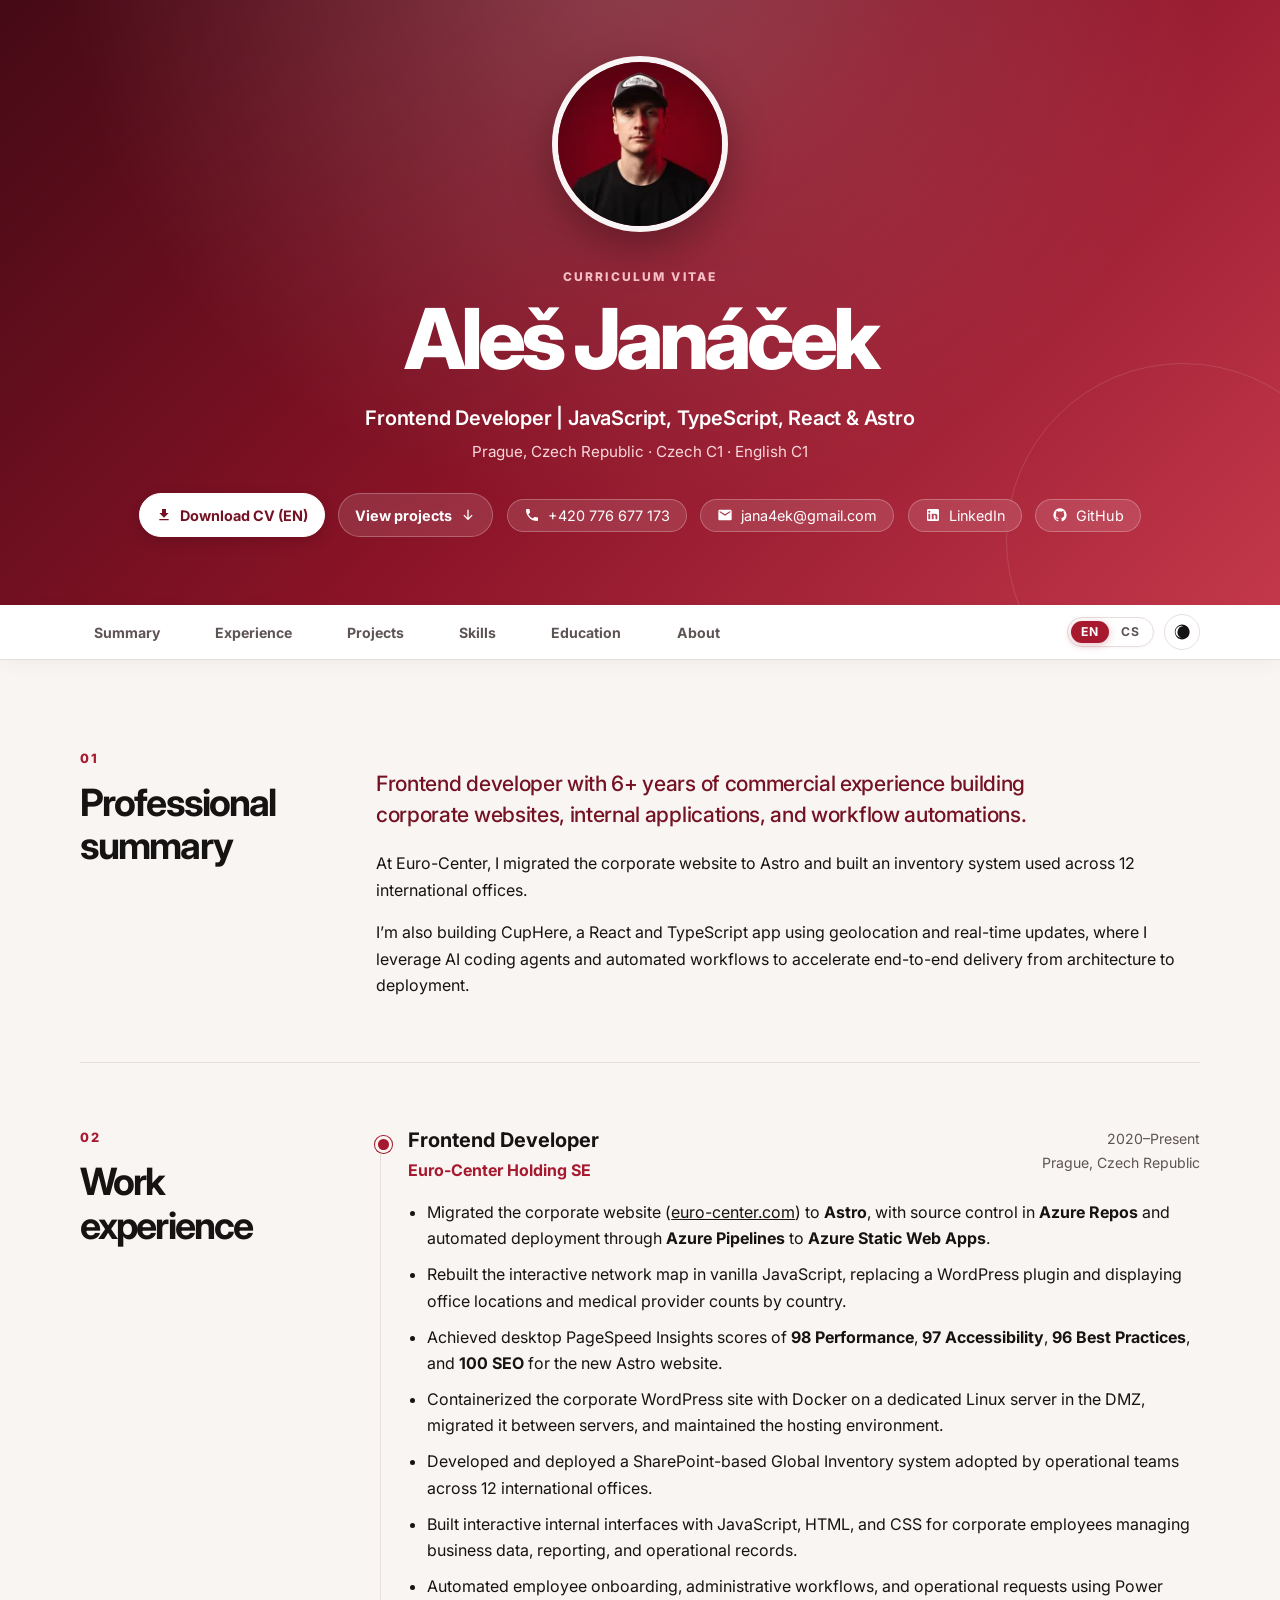
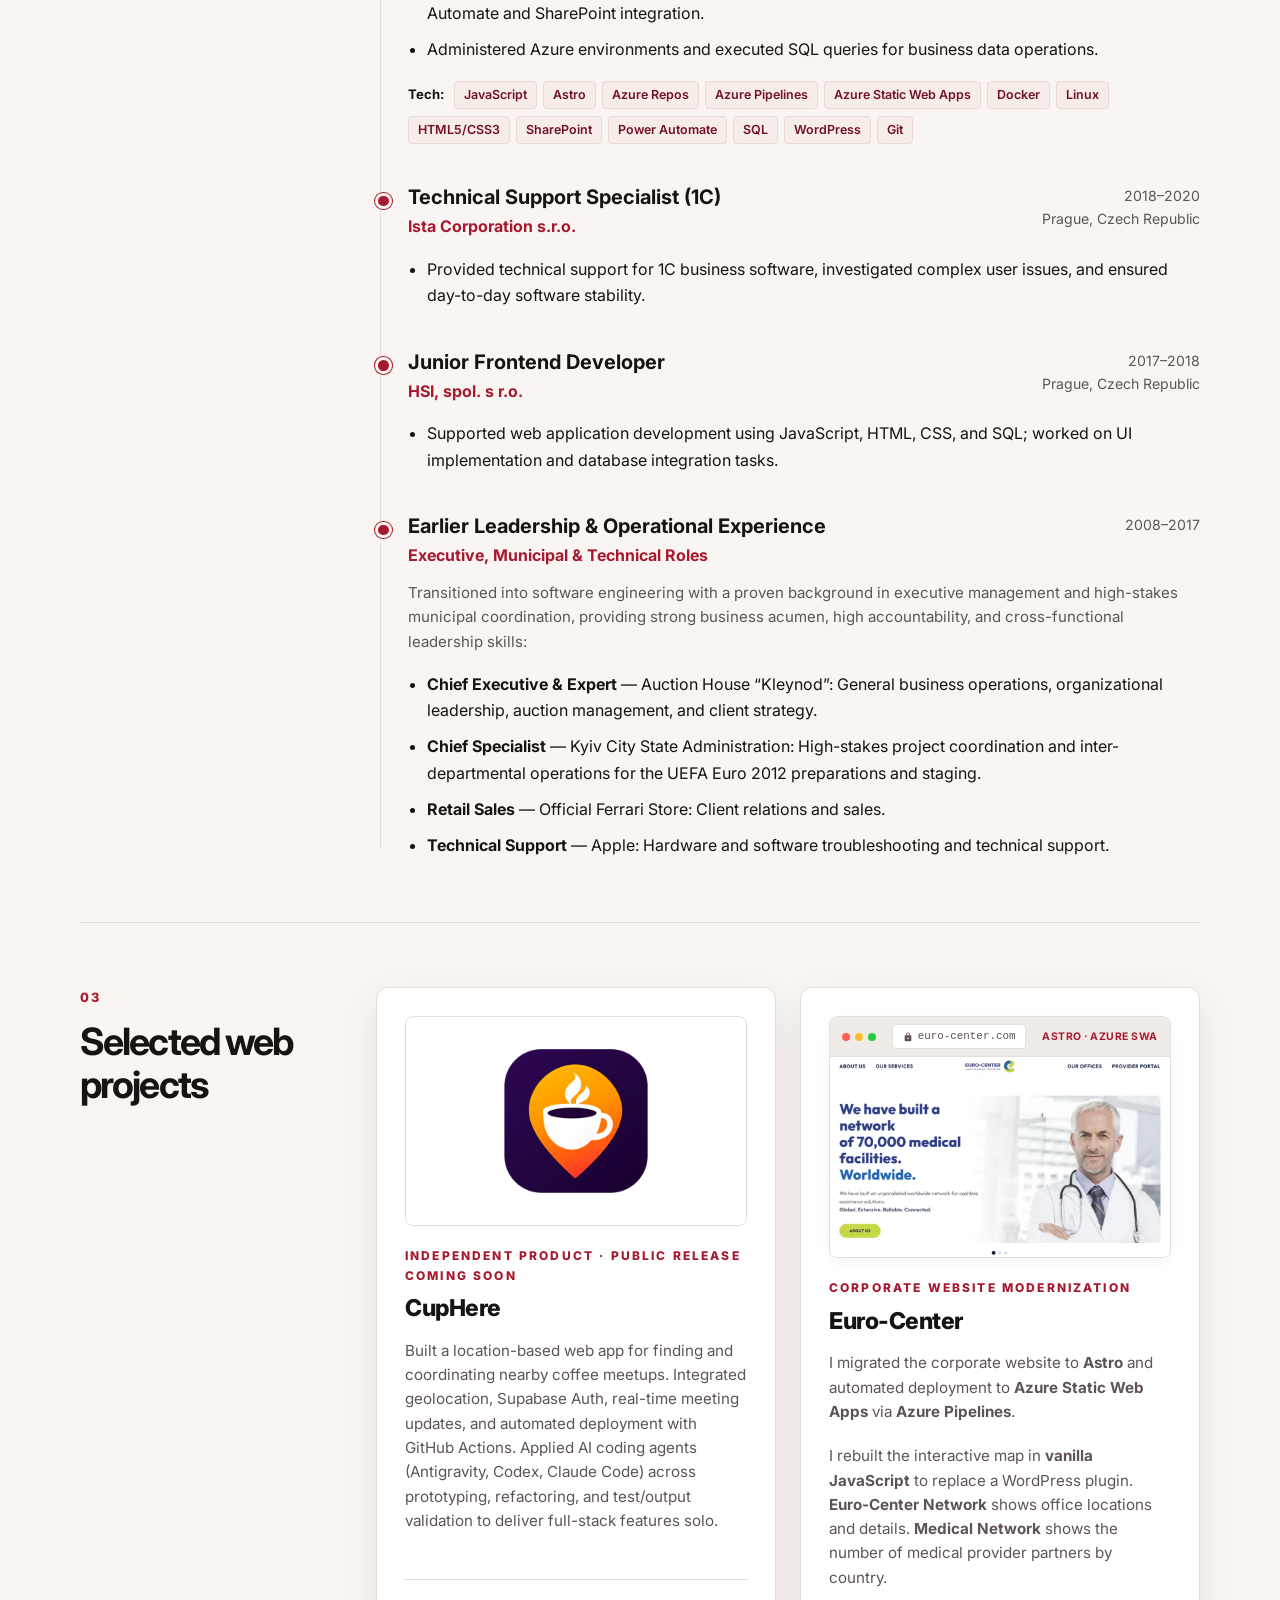
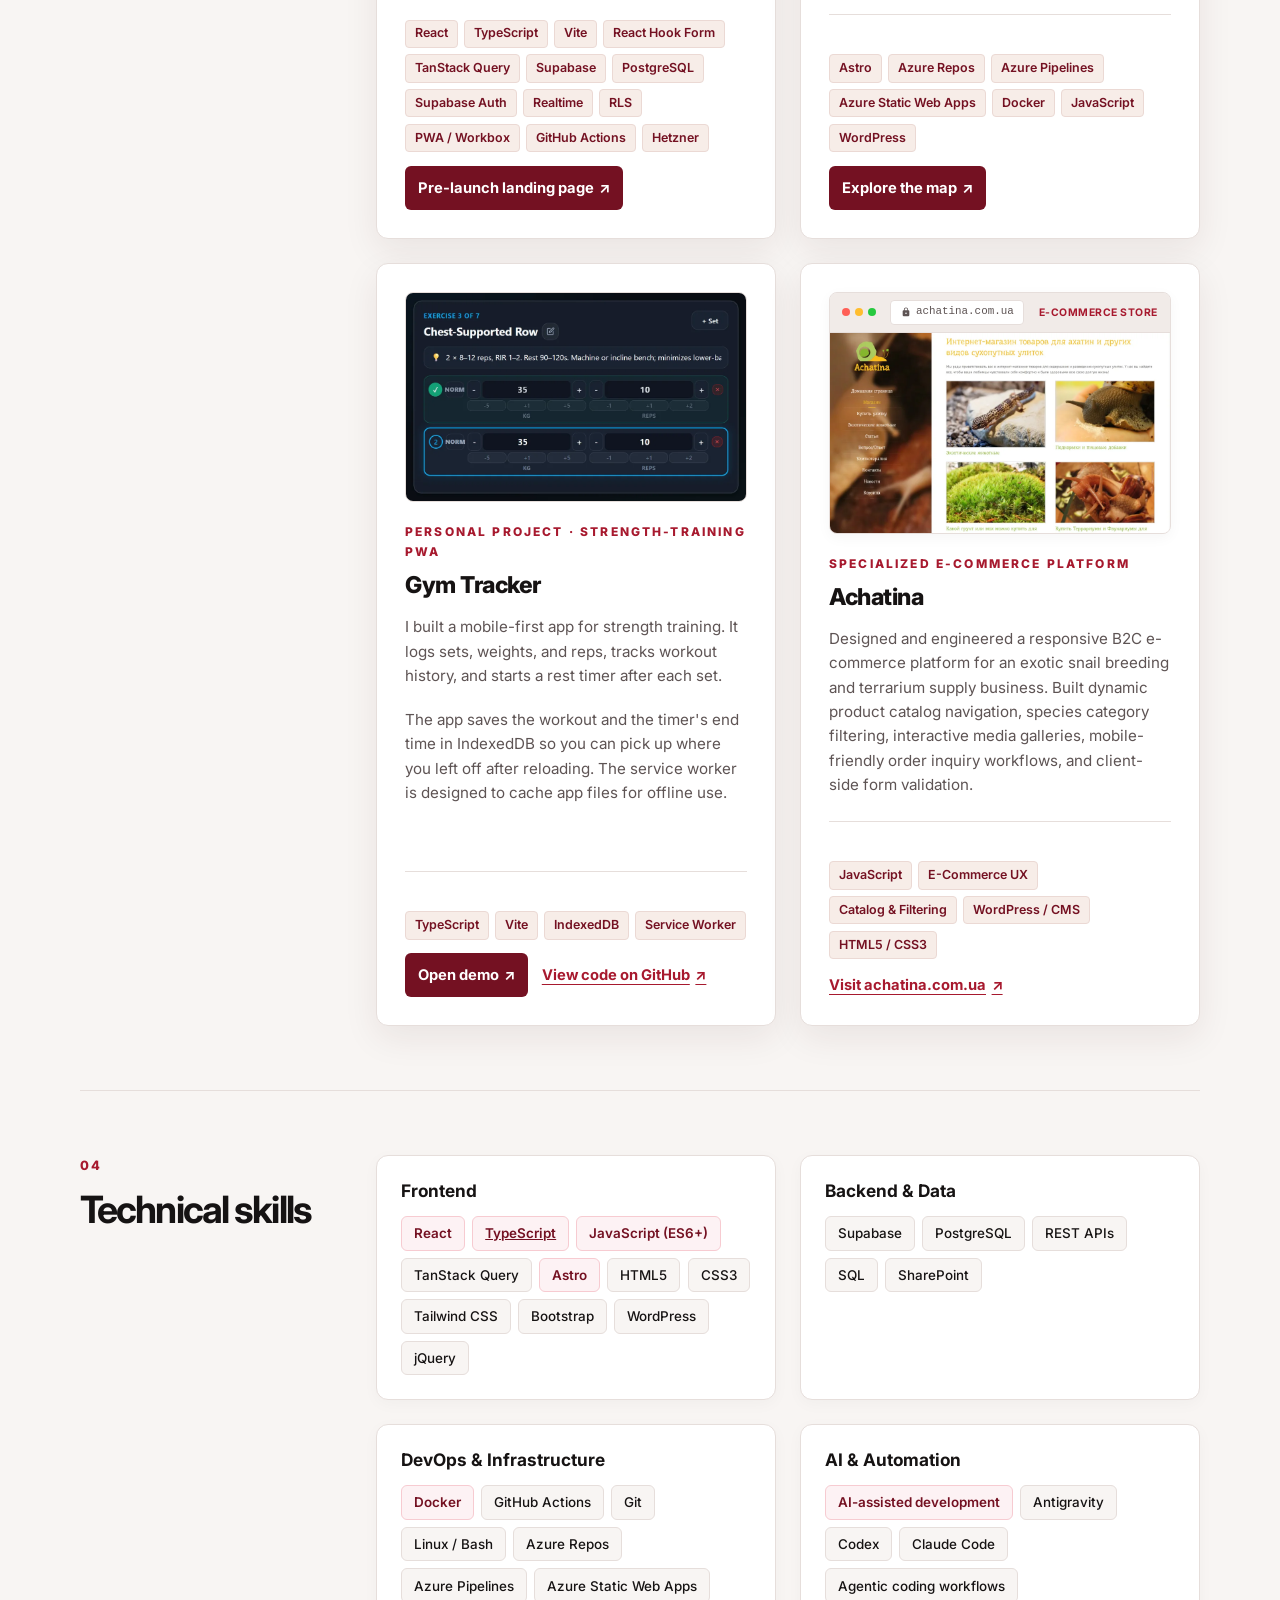
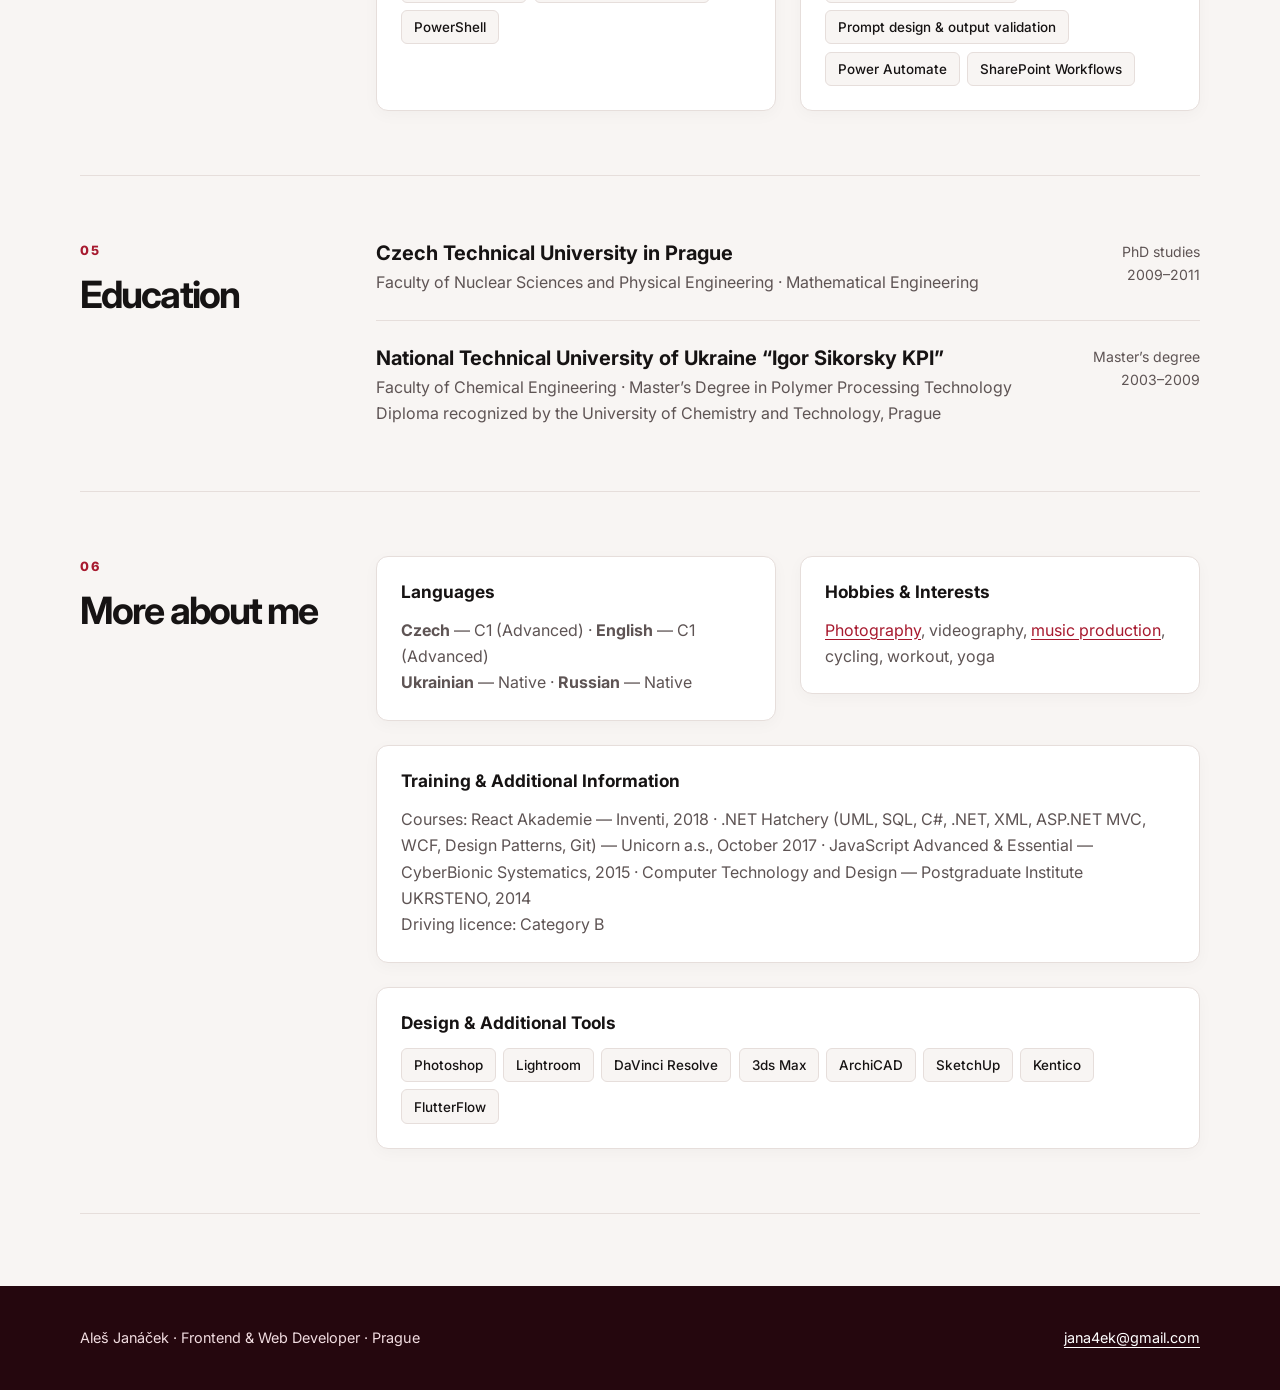
<file: index.html>
<!doctype html>
<html lang="en">

<head>
    <meta charset="utf-8" />
    <meta name="viewport" content="width=device-width, initial-scale=1" />
    <meta name="description" content="Aleš Janáček — Frontend &amp; Web Developer with 6+ years of commercial experience in JavaScript, Astro, corporate web platforms, and enterprise automation. Based in Prague." />
    <title>Aleš Janáček — Frontend &amp; Web Developer</title>

    <!-- Canonical & Favicon -->
    <link rel="canonical" href="https://svitovan.github.io/" />
    <link rel="icon" type="image/svg+xml" href="favicon.svg" />

    <!-- Open Graph & Social Preview -->
    <meta property="og:type" content="profile" />
    <meta property="og:title" content="Aleš Janáček — Frontend &amp; Web Developer" />
    <meta property="og:description" content="Frontend &amp; Web Developer with 6+ years of commercial experience in JavaScript, Astro, Docker, and corporate web platforms. Based in Prague." />
    <meta property="og:url" content="https://svitovan.github.io/" />
    <meta property="og:image" content="https://svitovan.github.io/red.jpg" />

    <!-- Twitter Card -->
    <meta name="twitter:card" content="summary" />
    <meta name="twitter:title" content="Aleš Janáček — Frontend &amp; Web Developer" />
    <meta name="twitter:description" content="Frontend &amp; Web Developer based in Prague. JavaScript, Astro, corporate web platforms, Docker." />
    <meta name="twitter:image" content="https://svitovan.github.io/red.jpg" />

    <!-- Google Fonts Inter -->
    <link rel="preconnect" href="https://fonts.googleapis.com" />
    <link rel="preconnect" href="https://fonts.gstatic.com" crossorigin />
    <link href="https://fonts.googleapis.com/css2?family=Inter:wght@400;500;600;700;800&display=swap" rel="stylesheet" />

    <!-- Preload Hero Avatar for Instant LCP -->
    <link rel="preload" as="image" href="red-352.webp" type="image/webp" />

    <!-- Early Theme Init (Prevent Flash of Unstyled Theme) -->
    <script>
        (function() {
            const saved = localStorage.getItem('theme');
            if (saved) {
                document.documentElement.setAttribute('data-theme', saved);
            } else if (window.matchMedia && window.matchMedia('(prefers-color-scheme: dark)').matches) {
                document.documentElement.setAttribute('data-theme', 'dark');
            }
        })();
    </script>

    <!-- Early Language Init (Prevent Flash of Untranslated Content) -->
    <script>
        (function() {
            try {
                const urlParams = new URLSearchParams(window.location.search);
                const urlLang = urlParams.get('lang');
                const saved = localStorage.getItem('svitovan_lang');
                const browserLang = (navigator.language || '').toLowerCase();
                const preferred = urlLang === 'en' || urlLang === 'cs' ? urlLang : saved;
                const lang = preferred === 'en' || preferred === 'cs'
                    ? preferred
                    : (browserLang.startsWith('cs') || browserLang.startsWith('sk') ? 'cs' : 'en');
                if (lang === 'cs') {
                    document.documentElement.setAttribute('lang', 'cs');
                }
            } catch (e) {}
        })();
    </script>

    <!-- Schema.org JSON-LD Structured Data for Search Engines & AI Crawlers -->
    <script type="application/ld+json">
    {
        "@context": "https://schema.org",
        "@graph": [
            {
                "@type": "WebSite",
                "@id": "https://svitovan.github.io/#website",
                "url": "https://svitovan.github.io",
                "name": "Aleš Janáček — Frontend & Web Developer Portfolio & CV",
                "description": "Curriculum Vitae and portfolio of Aleš Janáček, Frontend & Web Developer based in Prague specializing in JavaScript, Astro, corporate web platforms, Docker, and Microsoft Azure.",
                "inLanguage": "en-US",
                "publisher": {
                    "@id": "https://svitovan.github.io/#person"
                }
            },
            {
                "@type": "ProfilePage",
                "@id": "https://svitovan.github.io/#profilepage",
                "url": "https://svitovan.github.io",
                "name": "Aleš Janáček — Frontend & Web Developer",
                "isPartOf": {
                    "@id": "https://svitovan.github.io/#website"
                },
                "about": {
                    "@id": "https://svitovan.github.io/#person"
                },
                "mainEntity": {
                    "@id": "https://svitovan.github.io/#person"
                },
                "primaryImageOfPage": {
                    "@id": "https://svitovan.github.io/#primaryimage"
                },
                "inLanguage": "en-US"
            },
            {
                "@type": "ImageObject",
                "@id": "https://svitovan.github.io/#primaryimage",
                "url": "https://svitovan.github.io/red.jpg",
                "contentUrl": "https://svitovan.github.io/red.jpg",
                "caption": "Aleš Janáček"
            },
            {
                "@type": "Person",
                "@id": "https://svitovan.github.io/#person",
                "name": "Aleš Janáček",
                "alternateName": "Alesh Yanachek",
                "jobTitle": "Frontend & Web Developer",
                "image": {
                    "@id": "https://svitovan.github.io/#primaryimage"
                },
                "description": "Frontend & Web Developer with 6+ years of commercial experience specializing in JavaScript, Astro, corporate web platforms, Docker in DMZ perimeters, and Microsoft Azure.",
                "url": "https://svitovan.github.io",
                "telephone": "+420 776 677 173",
                "email": "mailto:jana4ek@gmail.com",
                "address": {
                    "@type": "PostalAddress",
                    "addressLocality": "Prague",
                    "addressCountry": "CZ"
                },
                "sameAs": [
                    "https://www.linkedin.com/in/ajanacek/",
                    "https://github.com/Svitovan",
                    "https://www.flickr.com/photos/yanchyk/albums/72157648694393397",
                    "https://soundcloud.com/svitovan/tracks"
                ],
                "knowsLanguage": ["cs", "en", "uk", "ru"],
                "worksFor": {
                    "@type": "Organization",
                    "name": "Euro-Center Holding SE",
                    "url": "https://www.euro-center.com"
                },
                "hasOccupation": {
                    "@type": "Occupation",
                    "name": "Frontend & Web Developer",
                    "occupationalCategory": "15-1254.00",
                    "skills": "JavaScript, Astro, React, TypeScript, HTML5, CSS3, Docker, Microsoft Azure, Azure Repos, Azure Pipelines, Azure Static Web Apps, Git, CI/CD, Web Automation, AI-assisted development, Agentic coding workflows, SharePoint, Power Automate, SharePoint Workflows, SQL, WordPress"
                },
                "alumniOf": [
                    {
                        "@type": "CollegeOrUniversity",
                        "name": "Czech Technical University in Prague (ČVUT)",
                        "department": "Faculty of Nuclear Sciences and Physical Engineering"
                    },
                    {
                        "@type": "CollegeOrUniversity",
                        "name": "National Technical University of Ukraine “Igor Sikorsky KPI”",
                        "department": "Faculty of Chemical Engineering"
                    }
                ],
                "knowsAbout": [
                    "JavaScript",
                    "Astro",
                    "React",
                    "TypeScript",
                    "HTML5",
                    "CSS3",
                    "Docker",
                    "Microsoft Azure",
                    "Azure Repos",
                    "Azure Pipelines",
                    "Azure Static Web Apps",
                    "Git",
                    "CI/CD",
                    "Web Automation",
                    "Core Web Vitals",
                    "SharePoint",
                    "Power Automate",
                    "SharePoint Workflows",
                    "AI-assisted development",
                    "Agentic coding workflows",
                    "SQL",
                    "WordPress",
                    "Linux"
                ]
            },
            {
                "@type": "CreativeWork",
                "@id": "https://svitovan.github.io/#project-eurocenter",
                "name": "Euro-Center Corporate Platform Modernization",
                "headline": "Astro website migration deployed via Azure Pipelines to Azure Static Web Apps",
                "url": "https://www.euro-center.com",
                "creator": {
                    "@id": "https://svitovan.github.io/#person"
                },
                "keywords": [
                    "Astro",
                    "Azure Repos",
                    "Azure Pipelines",
                    "Azure Static Web Apps",
                    "JavaScript",
                    "Microsoft Azure",
                    "CI/CD",
                    "Core Web Vitals",
                    "Docker"
                ]
            },
            {
                "@type": "SoftwareSourceCode",
                "@id": "https://svitovan.github.io/#project-gym-tracker",
                "name": "Gym Tracker",
                "description": "Mobile-first strength-training PWA with workout logging, a rest timer, and local session recovery.",
                "codeRepository": "https://github.com/Svitovan/gym-tracker",
                "programmingLanguage": "TypeScript",
                "creator": {
                    "@id": "https://svitovan.github.io/#person"
                },
                "keywords": ["Vite", "IndexedDB", "Service Worker", "Progressive Web App"]
            },
            {
                "@type": "CreativeWork",
                "@id": "https://svitovan.github.io/#project-achatina",
                "name": "Achatina Specialized E-Commerce Platform",
                "headline": "Specialized B2C e-commerce platform and product catalog for exotic snails and terrarium supplies",
                "url": "https://www.achatina.com.ua",
                "creator": {
                    "@id": "https://svitovan.github.io/#person"
                },
                "keywords": [
                    "E-Commerce",
                    "JavaScript",
                    "Product Catalog",
                    "WordPress",
                    "HTML5",
                    "CSS3",
                    "Filtering"
                ]
            }
        ]
    }
    </script>

    <!-- Stylesheet with cache-busting -->
    <link rel="stylesheet" href="style.css?v=20261118" />
</head>

<body>
    <header class="profile-header">
        <div class="container profile">
            <picture class="profile-picture">
                <source type="image/webp" srcset="red-176.webp 1x, red-352.webp 2x" />
                <source type="image/jpeg" srcset="red-352.jpg 2x, red.jpg 1x" />
                <img class="profile-image" src="red-352.jpg" alt="Portrait of Aleš Janáček" width="176" height="176" fetchpriority="high" decoding="async" />
            </picture>
            <p class="profile-kicker" data-i18n="profile_kicker">Curriculum Vitae</p>
            <h1>Aleš Janáček</h1>
            <p class="profile-role" data-i18n="profile_role">Frontend Developer | JavaScript, TypeScript, React &amp; Astro</p>
            <p class="profile-location" data-i18n="profile_location">Prague, Czech Republic · Czech C1 · English C1</p>

            <div class="profile-links">
                <div class="profile-actions">
                    <a class="contact-item cv-download-btn" href="CV-Ales-Janacek.pdf" download="CV-Ales-Janacek.pdf"
                        title="Download the English CV (PDF)"
                        data-i18n-attr="href:download_cv_file,download:download_cv_file,title:download_cv_title">
                        <svg width="16" height="16" viewBox="0 0 24 24" fill="currentColor" aria-hidden="true">
                            <path d="M19 9h-4V3H9v6H5l7 7 7-7zM5 18v2h14v-2H5z"/>
                        </svg>
                        <span data-i18n="download_cv">Download CV (EN)</span>
                    </a>
                    <a class="contact-item" href="#projects">
                        <span data-i18n="view_projects">View projects</span>
                        <svg width="16" height="16" viewBox="0 0 24 24" fill="currentColor" aria-hidden="true">
                            <path d="M11 4h2v12l4.5-4.5 1.4 1.4L12 20l-6.9-7.1 1.4-1.4L11 16z"/>
                        </svg>
                    </a>
                </div>
                <nav class="contact-links" aria-label="Contact links" data-i18n-attr="aria-label:contact_links_label">
                    <!-- Phone -->
                    <a class="contact-item" href="tel:+420776677173">
                        <svg width="16" height="16" viewBox="0 0 24 24" fill="currentColor" aria-hidden="true">
                            <path d="M6.62 10.79a15.053 15.053 0 006.59 6.59l2.2-2.2c.27-.27.67-.36 1.02-.24 1.12.37 2.33.57 3.57.57.55 0 1 .45 1 1V20c0 .55-.45 1-1 1-9.39 0-17-7.61-17-17 0-.55.45-1 1-1h3.5c.55 0 1 .45 1 1 0 1.25.2 2.45.57 3.57.11.35.03.74-.25 1.02l-2.2 2.2z"/>
                        </svg>
                        <span>+420 776 677 173</span>
                    </a>

                    <!-- Email -->
                    <a class="contact-item" href="mailto:jana4ek@gmail.com">
                        <svg width="16" height="16" viewBox="0 0 24 24" fill="currentColor" aria-hidden="true">
                            <path d="M20 4H4c-1.1 0-1.99.9-1.99 2L2 18c0 1.1.9 2 2 2h16c1.1 0 2-.9 2-2V6c0-1.1-.9-2-2-2zm0 4l-8 5-8-5V6l8 5 8-5v2z"/>
                        </svg>
                        <span>jana4ek@gmail.com</span>
                    </a>

                    <!-- LinkedIn -->
                    <a class="contact-item" href="https://www.linkedin.com/in/ajanacek/" target="_blank" rel="noreferrer">
                        <svg width="16" height="16" viewBox="0 0 24 24" fill="currentColor" aria-hidden="true">
                            <path d="M19 3a2 2 0 0 1 2 2v14a2 2 0 0 1-2 2H5a2 2 0 0 1-2-2V5a2 2 0 0 1 2-2h14m-.5 15.5v-5.3a3.26 3.26 0 0 0-3.26-3.26c-.85 0-1.84.52-2.28 1.3v-1.11h-2.79v8.37h2.79v-4.93c0-.77.62-1.4 1.39-1.4a1.4 1.4 0 0 1 1.4 1.4v4.93h2.75M6.46 8.76a1.62 1.62 0 1 0 0-3.24 1.62 1.62 0 0 0 0 3.24M7.85 18.5v-8.37H5.06v8.37h2.79z"/>
                        </svg>
                        <span>LinkedIn</span>
                    </a>

                    <!-- GitHub -->
                    <a class="contact-item" href="https://github.com/Svitovan" target="_blank" rel="noreferrer">
                        <svg width="16" height="16" viewBox="0 0 24 24" fill="currentColor" aria-hidden="true">
                            <path d="M12 2A10 10 0 0 0 2 12c0 4.42 2.87 8.17 6.84 9.5.5.08.66-.23.66-.5v-1.69c-2.77.6-3.36-1.34-3.36-1.34-.46-1.16-1.11-1.47-1.11-1.47-.91-.62.07-.6.07-.6 1 .07 1.53 1.03 1.53 1.03.87 1.52 2.34 1.07 2.91.83.1-.65.35-1.09.63-1.34-2.22-.25-4.55-1.11-4.55-4.92 0-1.11.38-2 1.03-2.71-.1-.25-.45-1.29.1-2.64 0 0 .84-.27 2.75 1.02.79-.22 1.65-.33 2.5-.33.85 0 1.71.11 2.5.33 1.91-1.29 2.75-1.02 2.75-1.02.55 1.35.2 2.39.1 2.64.65.71 1.03 1.6 1.03 2.71 0 3.82-2.34 4.66-4.57 4.91.36.31.69.92.69 1.85V21c0 .27.16.59.67.5C19.14 20.16 22 16.42 22 12A10 10 0 0 0 12 2z"/>
                        </svg>
                        <span>GitHub</span>
                    </a>
                </nav>
            </div>
        </div>
    </header>

    <nav class="page-nav" aria-label="Page navigation" data-i18n-attr="aria-label:nav_label">
        <div class="container nav-inner">
            <button class="section-menu-toggle" type="button" aria-controls="section-links" aria-expanded="false" hidden>
                <span data-i18n="nav_sections">Sections</span>
            </button>
            <div class="nav-links" id="section-links">
                <a href="#summary" data-i18n="nav_summary">Summary</a>
                <a href="#experience" data-i18n="nav_experience">Experience</a>
                <a href="#projects" data-i18n="nav_projects">Projects</a>
                <a href="#skills" data-i18n="nav_skills">Skills</a>
                <a href="#education" data-i18n="nav_education">Education</a>
                <a href="#details" data-i18n="nav_about">About</a>
            </div>
            <div class="nav-controls">
                <div class="lang-switch" role="group" aria-label="Select language" data-i18n-attr="aria-label:lang_switch_label">
                    <button type="button" class="lang-btn active" data-lang="en" aria-pressed="true">EN</button>
                    <button type="button" class="lang-btn" data-lang="cs" aria-pressed="false">CS</button>
                </div>
                <button id="theme-toggle" class="theme-toggle-btn" type="button" aria-label="Toggle dark mode" title="Toggle dark/light theme" data-i18n-attr="aria-label:theme_toggle_label,title:theme_toggle_title">
                    <svg class="sun-icon" width="18" height="18" viewBox="0 0 24 24" fill="currentColor" aria-hidden="true">
                        <path d="M12 7c-2.76 0-5 2.24-5 5s2.24 5 5 5 5-2.24 5-5-2.24-5-5-5zM2 13h2c.55 0 1-.45 1-1s-.45-1-1-1H2c-.55 0-1 .45-1 1s.45 1 1 1zm18 0h2c.55 0 1-.45 1-1s-.45-1-1-1h-2c-.55 0-1 .45-1 1s.45 1 1 1zM11 2v2c0 .55.45 1 1 1s1-.45 1-1V2c0-.55-.45-1-1-1s-1 .45-1 1zm0 18v2c0 .55.45 1 1 1s1-.45 1-1v-2c0-.55-.45-1-1-1s-1 .45-1 1zM5.99 4.58a.996.996 0 00-1.41 0 .996.996 0 000 1.41l1.06 1.06c.39.39 1.03.39 1.41 0s.39-1.03 0-1.41L5.99 4.58zm12.37 12.37a.996.996 0 00-1.41 0 .996.996 0 000 1.41l1.06 1.06c.39.39 1.03.39 1.41 0s.39-1.03 0-1.41l-1.06-1.06zm1.06-10.96a.996.996 0 000-1.41.996.996 0 00-1.41 0l-1.06 1.06c-.39.39-.39 1.03 0 1.41s1.03.39 1.41 0l1.06-1.06zM7.05 18.36a.996.996 0 000-1.41.996.996 0 000-1.41l-1.06 1.06c-.39.39-.39 1.03 0 1.41s1.03.39 1.41 0l1.06-1.06z"/>
                    </svg>
                    <svg class="moon-icon" width="18" height="18" viewBox="0 0 24 24" fill="currentColor" aria-hidden="true">
                        <path d="M12.3 2a10 10 0 00-1.9 19.8 10 10 0 0011.6-11.6A10 10 0 0012.3 2zm-1 17.8A8 8 0 1113.8 4.2a8.04 8.04 0 00-2.5 15.6z"/>
                    </svg>
                </button>
            </div>
        </div>
    </nav>

    <main class="container content">
        <!-- 01 Summary -->
        <section id="summary" class="section intro-section" aria-labelledby="summary-title">
            <div class="section-label">
                <span>01</span>
                <h2 id="summary-title" data-i18n="summary_title">Professional summary</h2>
            </div>
            <div class="section-body">
                <p class="lead" data-i18n="summary_lead">Frontend developer with 6+ years of commercial experience building corporate websites, internal applications, and workflow automations.</p>
                <p data-i18n-html="summary_p2">At Euro-Center, I migrated the corporate website to Astro and built an inventory system used across 12 international offices.</p>
                <p data-i18n-html="summary_p3">I’m also building CupHere, a React and TypeScript app using geolocation and real-time updates, where I leverage AI coding agents and automated workflows to accelerate end-to-end delivery from architecture to deployment.</p>
            </div>
        </section>

        <!-- 02 Experience -->
        <section id="experience" class="section" aria-labelledby="experience-title">
            <div class="section-label">
                <span>02</span>
                <h2 id="experience-title" data-i18n="experience_title">Work experience</h2>
            </div>
            <div class="section-body timeline">
                <article class="timeline-item">
                    <div class="item-heading">
                        <div>
                            <h3 data-i18n="exp1_role">Frontend Developer</h3>
                            <p class="company">Euro-Center Holding SE</p>
                        </div>
                        <p class="date" data-i18n-html="exp1_date">
                            2020–Present<br />Prague, Czech Republic
                        </p>
                    </div>
                    <ul>
                        <li data-i18n-html="exp1_b1">
                            Migrated the corporate website (<a href="https://www.euro-center.com" target="_blank" rel="noreferrer">euro-center.com</a>) to <strong>Astro</strong>, with source control in <strong>Azure Repos</strong> and automated deployment through <strong>Azure Pipelines</strong> to <strong>Azure Static Web Apps</strong>.
                        </li>
                        <li data-i18n="exp1_map">Rebuilt the interactive network map in vanilla JavaScript, replacing a WordPress plugin and displaying office locations and medical provider counts by country.</li>
                        <li data-i18n-html="exp1_b2">
                            Achieved desktop PageSpeed Insights scores of <strong>98 Performance</strong>, <strong>97 Accessibility</strong>, <strong>96 Best Practices</strong>, and <strong>100 SEO</strong> for the new Astro website.
                        </li>
                        <li data-i18n-html="exp1_b3">
                            Containerized the corporate WordPress site with Docker on a dedicated Linux server in the DMZ, migrated it between servers, and maintained the hosting environment.
                        </li>
                        <li data-i18n-html="exp1_b4">
                            Developed and deployed a SharePoint-based Global Inventory system adopted by operational teams across 12 international offices.
                        </li>
                        <li data-i18n-html="exp1_b5">
                            Built interactive internal interfaces with JavaScript, HTML, and CSS for corporate employees managing business data, reporting, and operational records.
                        </li>
                        <li data-i18n-html="exp1_b6">
                            Automated employee onboarding, administrative workflows, and operational requests using Power Automate and SharePoint integration.
                        </li>
                        <li data-i18n-html="exp1_b7">
                            Administered Azure environments and executed SQL queries for business data operations.
                        </li>
                    </ul>
                    <div class="tech-tag-list">
                        <span class="tech-tag-label">Tech:</span>
                        <span class="tech-tag">JavaScript</span>
                        <span class="tech-tag">Astro</span>
                        <span class="tech-tag">Azure Repos</span>
                        <span class="tech-tag">Azure Pipelines</span>
                        <span class="tech-tag">Azure Static Web Apps</span>
                        <span class="tech-tag">Docker</span>
                        <span class="tech-tag">Linux</span>
                        <span class="tech-tag">HTML5/CSS3</span>
                        <span class="tech-tag">SharePoint</span>
                        <span class="tech-tag">Power Automate</span>
                        <span class="tech-tag">SQL</span>
                        <span class="tech-tag">WordPress</span>
                        <span class="tech-tag">Git</span>
                    </div>
                </article>

                <article class="timeline-item">
                    <div class="item-heading">
                        <div>
                            <h3 data-i18n="exp2_role">Technical Support Specialist (1C)</h3>
                            <p class="company">Ista Corporation s.r.o.</p>
                        </div>
                        <p class="date" data-i18n-html="exp2_date">
                            2018–2020<br />Prague, Czech Republic
                        </p>
                    </div>
                    <ul>
                        <li data-i18n="exp2_b1">
                            Provided technical support for 1C business software, investigated complex user issues, and ensured day-to-day software stability.
                        </li>
                    </ul>
                </article>

                <article class="timeline-item">
                    <div class="item-heading">
                        <div>
                            <h3 data-i18n="exp3_role">Junior Frontend Developer</h3>
                            <p class="company">HSI, spol. s r.o.</p>
                        </div>
                        <p class="date" data-i18n-html="exp3_date">
                            2017–2018<br />Prague, Czech Republic
                        </p>
                    </div>
                    <ul>
                        <li data-i18n="exp3_b1">
                            Supported web application development using JavaScript, HTML, CSS, and SQL; worked on UI implementation and database integration tasks.
                        </li>
                    </ul>
                </article>

                <article class="timeline-item">
                    <div class="item-heading">
                        <div>
                            <h3 data-i18n="exp4_title">Earlier Leadership &amp; Operational Experience</h3>
                            <p class="company" data-i18n="exp4_subtitle">Executive, Municipal &amp; Technical Roles</p>
                        </div>
                        <p class="date" data-i18n="exp4_date">2008–2017</p>
                    </div>
                    <p style="margin: 0.75rem 0 0.5rem; color: var(--muted); font-size: 0.94rem;" data-i18n="exp4_intro">
                        Transitioned into software engineering with a proven background in executive management and high-stakes municipal coordination, providing strong business acumen, high accountability, and cross-functional leadership skills:
                    </p>
                    <ul>
                        <li data-i18n-html="exp4_b1">
                            <strong>Chief Executive &amp; Expert</strong> — Auction House “Kleynod”: General business operations, organizational leadership, auction management, and client strategy.
                        </li>
                        <li data-i18n-html="exp4_b2">
                            <strong>Chief Specialist</strong> — Kyiv City State Administration: High-stakes project coordination and inter-departmental operations for the UEFA Euro 2012 preparations and staging.
                        </li>
                        <li data-i18n-html="exp4_b3">
                            <strong>Retail Sales</strong> — Official Ferrari Store: Client relations and sales.
                        </li>
                        <li data-i18n-html="exp4_b4">
                            <strong>Technical Support</strong> — Apple: Hardware and software troubleshooting and technical support.
                        </li>
                    </ul>
                </article>
            </div>
        </section>

        <!-- 03 Projects -->
        <section id="projects" class="section" aria-labelledby="projects-title">
            <div class="section-label">
                <span>03</span>
                <h2 id="projects-title" data-i18n="projects_title">Selected web projects</h2>
            </div>
            <div class="section-body project-grid">
                <article class="project-card" id="project-cuphere" aria-labelledby="cuphere-title">
                    <div>
                        <a class="cuphere-preview" href="https://cuphere.com" target="_blank" rel="noreferrer">
                            <img src="assets/cuphere-icon.png" alt="CupHere" width="192" height="192" loading="lazy" decoding="async" />
                        </a>
                        <p class="project-type" data-i18n="cuphere_type">Independent product · Public release coming soon</p>
                        <h3 id="cuphere-title">CupHere</h3>
                        <p class="project-summary" data-i18n="cuphere_summary">Built a location-based web app for finding and coordinating nearby coffee meetups. Integrated geolocation, Supabase Auth, real-time meeting updates, and automated deployment with GitHub Actions. Applied AI coding agents (Antigravity, Codex, Claude Code) across prototyping, refactoring, and test/output validation to deliver full-stack features solo.</p>
                    </div>
                    <div class="project-footer">
                        <div class="tech-tag-list">
                            <span class="tech-tag">React</span>
                            <span class="tech-tag">TypeScript</span>
                            <span class="tech-tag">Vite</span>
                            <span class="tech-tag">React Hook Form</span>
                            <span class="tech-tag">TanStack Query</span>
                            <span class="tech-tag">Supabase</span>
                            <span class="tech-tag">PostgreSQL</span>
                            <span class="tech-tag">Supabase Auth</span>
                            <span class="tech-tag">Realtime</span>
                            <span class="tech-tag">RLS</span>
                            <span class="tech-tag">PWA / Workbox</span>
                            <span class="tech-tag">GitHub Actions</span>
                            <span class="tech-tag">Hetzner</span>
                        </div>
                        <a class="project-link project-link--primary" href="https://cuphere.com" target="_blank" rel="noreferrer">
                            <span data-i18n="cuphere_link">Pre-launch landing page</span> <span aria-hidden="true">↗</span>
                        </a>
                    </div>
                </article>

                <!-- Euro-Center Card -->
                <article class="project-card">
                    <div>
                        <!-- Visual Browser Mockup with Real Screenshot -->
                        <a class="browser-mockup-link" href="https://www.euro-center.com" target="_blank" rel="noreferrer" title="Visit euro-center.com (opens in new tab)" data-i18n-attr="title:proj1_mockup_title">
                            <div class="browser-mockup">
                                <div class="browser-chrome">
                                    <div class="browser-dots">
                                        <span class="dot red"></span>
                                        <span class="dot yellow"></span>
                                        <span class="dot green"></span>
                                    </div>
                                    <div class="browser-address">
                                        <svg width="10" height="10" viewBox="0 0 24 24" fill="currentColor">
                                            <path d="M18 8h-1V6c0-2.76-2.24-5-5-5S7 3.24 7 6v2H6c-1.1 0-2 .9-2 2v10c0 1.1.9 2 2 2h12c1.1 0 2-.9 2-2V10c0-1.1-.9-2-2-2zm-6 9c-1.1 0-2-.9-2-2s.9-2 2-2 2 .9 2 2-.9 2-2 2zm3.1-9H8.9V6c0-1.71 1.39-3.1 3.1-3.1 1.71 0 3.1 1.39 3.1 3.1v2z"/>
                                        </svg>
                                        <span>euro-center.com</span>
                                    </div>
                                    <div class="browser-badge">Astro · Azure SWA</div>
                                </div>
                                <div class="browser-screenshot-viewport">
                                    <picture>
                                        <source type="image/webp" srcset="assets/euro-center-preview.webp" />
                                        <img class="browser-screenshot" src="assets/euro-center-preview.jpg" alt="Euro-Center Holding Corporate Website Preview" width="1024" height="862" loading="lazy" decoding="async" />
                                    </picture>
                                    <span class="browser-hover-overlay">
                                        <span data-i18n="proj1_overlay">Visit euro-center.com ↗</span>
                                    </span>
                                </div>
                            </div>
                        </a>

                        <p class="project-type" data-i18n="proj1_type">Corporate website modernization</p>
                        <h3>Euro-Center</h3>
                        <p class="project-summary" data-i18n-html="proj1_migration">
                            I migrated the corporate website to <strong>Astro</strong> and automated deployment to <strong>Azure Static Web Apps</strong> via <strong>Azure Pipelines</strong>.
                        </p>
                        <p class="project-summary" data-i18n-html="proj1_summary">
                            I rebuilt the interactive map in <strong>vanilla JavaScript</strong> to replace a WordPress plugin. <strong>Euro-Center Network</strong> shows office locations and details. <strong>Medical Network</strong> shows the number of medical provider partners by country.
                        </p>
                    </div>
                    <div class="project-footer">
                        <div class="tech-tag-list">
                            <span class="tech-tag">Astro</span>
                            <span class="tech-tag">Azure Repos</span>
                            <span class="tech-tag">Azure Pipelines</span>
                            <span class="tech-tag">Azure Static Web Apps</span>
                            <span class="tech-tag">Docker</span>
                            <span class="tech-tag">JavaScript</span>
                            <span class="tech-tag">WordPress</span>
                        </div>
                        <div class="project-actions">
                            <a class="project-link project-link--primary" href="https://www.euro-center.com/#our-offices" target="_blank" rel="noreferrer" data-i18n-html="proj1_link">
                                Explore the map <span aria-hidden="true">↗</span>
                            </a>
                        </div>
                    </div>
                </article>

                <article class="project-card" id="project-gym-tracker" aria-labelledby="gym-tracker-title">
                    <div>
                        <img class="project-preview" src="assets/gym-tracker-preview.webp"
                            alt="Gym Tracker workout screen with a completed set and controls for weights and reps"
                            data-i18n-attr="alt:gym_tracker_preview_alt"
                            width="960" height="589" loading="lazy" decoding="async" />
                        <p class="project-type" data-i18n="gym_tracker_type">Personal project · Strength-training PWA</p>
                        <h3 id="gym-tracker-title">Gym Tracker</h3>
                        <p class="project-summary" data-i18n="gym_tracker_summary">
                            I built a mobile-first app for strength training. It logs sets, weights, and reps, tracks workout history, and starts a rest timer after each set.
                        </p>
                        <p class="project-summary" data-i18n="gym_tracker_offline">
                            The app saves the workout and the timer's end time in IndexedDB so you can pick up where you left off after reloading. The service worker is designed to cache app files for offline use.
                        </p>
                    </div>
                    <div class="project-footer">
                        <div class="tech-tag-list">
                            <span class="tech-tag">TypeScript</span>
                            <span class="tech-tag">Vite</span>
                            <span class="tech-tag">IndexedDB</span>
                            <span class="tech-tag">Service Worker</span>
                        </div>
                        <div class="project-actions">
                            <a class="project-link project-link--primary" href="https://strong-sable-3c4cb9.netlify.app/" target="_blank" rel="noreferrer">
                                <span data-i18n="gym_tracker_demo_link">Open demo</span> <span aria-hidden="true">↗</span>
                            </a>
                            <a class="project-link" href="https://github.com/Svitovan/gym-tracker" target="_blank" rel="noreferrer">
                                <span data-i18n="gym_tracker_link">View code on GitHub</span> <span aria-hidden="true">↗</span>
                            </a>
                        </div>
                    </div>
                </article>

                <!-- Achatina Card -->
                <article class="project-card">
                    <div>
                        <!-- Visual Browser Mockup with Real Screenshot -->
                        <a class="browser-mockup-link" href="https://www.achatina.com.ua" target="_blank" rel="noreferrer" title="Visit achatina.com.ua (opens in new tab)" data-i18n-attr="title:proj2_mockup_title">
                            <div class="browser-mockup">
                                <div class="browser-chrome">
                                    <div class="browser-dots">
                                        <span class="dot red"></span>
                                        <span class="dot yellow"></span>
                                        <span class="dot green"></span>
                                    </div>
                                    <div class="browser-address">
                                        <svg width="10" height="10" viewBox="0 0 24 24" fill="currentColor">
                                            <path d="M18 8h-1V6c0-2.76-2.24-5-5-5S7 3.24 7 6v2H6c-1.1 0-2 .9-2 2v10c0 1.1.9 2 2 2h12c1.1 0 2-.9 2-2V10c0-1.1-.9-2-2-2zm-6 9c-1.1 0-2-.9-2-2s.9-2 2-2 2 .9 2 2-.9 2-2 2zm3.1-9H8.9V6c0-1.71 1.39-3.1 3.1-3.1 1.71 0 3.1 1.39 3.1 3.1v2z"/>
                                        </svg>
                                        <span>achatina.com.ua</span>
                                    </div>
                                    <div class="browser-badge" data-i18n="proj2_badge">E-Commerce Store</div>
                                </div>
                                <div class="browser-screenshot-viewport">
                                    <picture>
                                        <source type="image/webp" srcset="assets/achatina-preview.webp" />
                                        <img class="browser-screenshot" src="assets/achatina-preview.jpg" alt="Achatina Specialized E-Commerce Store Preview" width="1024" height="622" loading="lazy" decoding="async" />
                                    </picture>
                                    <span class="browser-hover-overlay">
                                        <span data-i18n="proj2_overlay">Visit achatina.com.ua ↗</span>
                                    </span>
                                </div>
                            </div>
                        </a>

                        <p class="project-type" data-i18n="proj2_type">Specialized E-Commerce Platform</p>
                        <h3>Achatina</h3>
                        <p class="project-summary" data-i18n="proj2_summary">
                            Designed and engineered a responsive B2C e-commerce platform for an exotic snail breeding and terrarium supply business. Built dynamic product catalog navigation, species category filtering, interactive media galleries, mobile-friendly order inquiry workflows, and client-side form validation.
                        </p>
                    </div>
                    <div class="project-footer">
                        <div class="tech-tag-list">
                            <span class="tech-tag">JavaScript</span>
                            <span class="tech-tag">E-Commerce UX</span>
                            <span class="tech-tag">Catalog &amp; Filtering</span>
                            <span class="tech-tag">WordPress / CMS</span>
                            <span class="tech-tag">HTML5 / CSS3</span>
                        </div>
                        <a class="project-link" href="https://www.achatina.com.ua" target="_blank" rel="noreferrer" data-i18n-html="proj2_link">
                            Visit achatina.com.ua <span aria-hidden="true">↗</span>
                        </a>
                    </div>
                </article>


            </div>
        </section>

        <!-- 04 Skills -->
        <section id="skills" class="section" aria-labelledby="skills-title">
            <div class="section-label">
                <span>04</span>
                <h2 id="skills-title" data-i18n="skills_title">Technical skills</h2>
            </div>
            <div class="section-body skills-grid">
                <div class="skill-group">
                    <h3 data-i18n="skills_group_frontend">Frontend</h3>
                    <div class="skill-badges">
                        <span class="skill-badge highlight">React</span>
                        <a class="skill-badge highlight" href="#project-gym-tracker"
                            aria-label="TypeScript in Gym Tracker" data-i18n-attr="aria-label:gym_tracker_skill_link">TypeScript</a>
                        <span class="skill-badge highlight">JavaScript (ES6+)</span>
                        <span class="skill-badge">TanStack Query</span>
                        <span class="skill-badge highlight">Astro</span>
                        <span class="skill-badge">HTML5</span>
                        <span class="skill-badge">CSS3</span>
                        <span class="skill-badge">Tailwind CSS</span>
                        <span class="skill-badge">Bootstrap</span>
                        <span class="skill-badge">WordPress</span>
                        <span class="skill-badge">jQuery</span>
                    </div>
                </div>

                <div class="skill-group">
                    <h3 data-i18n="skills_group_backend">Backend &amp; Data</h3>
                    <div class="skill-badges">
                        <span class="skill-badge">Supabase</span>
                        <span class="skill-badge">PostgreSQL</span>
                        <span class="skill-badge">REST APIs</span>
                        <span class="skill-badge">SQL</span>
                        <span class="skill-badge">SharePoint</span>
                    </div>
                </div>

                <div class="skill-group">
                    <h3 data-i18n="skills_group_devops">DevOps &amp; Infrastructure</h3>
                    <div class="skill-badges">
                        <span class="skill-badge highlight">Docker</span>
                        <span class="skill-badge">GitHub Actions</span>
                        <span class="skill-badge">Git</span>
                        <span class="skill-badge">Linux / Bash</span>
                        <span class="skill-badge">Azure Repos</span>
                        <span class="skill-badge">Azure Pipelines</span>
                        <span class="skill-badge">Azure Static Web Apps</span>
                        <span class="skill-badge">PowerShell</span>
                    </div>
                </div>

                <div class="skill-group">
                    <h3 data-i18n="skills_group_ai">AI &amp; Automation</h3>
                    <div class="skill-badges">
                        <span class="skill-badge highlight" data-i18n="skill_ai_dev">AI-assisted development</span>
                        <span class="skill-badge">Antigravity</span>
                        <span class="skill-badge">Codex</span>
                        <span class="skill-badge">Claude Code</span>
                        <span class="skill-badge" data-i18n="skill_agentic">Agentic coding workflows</span>
                        <span class="skill-badge" data-i18n="skill_prompt_val">Prompt design &amp; output validation</span>
                        <span class="skill-badge">Power Automate</span>
                        <span class="skill-badge">SharePoint Workflows</span>
                    </div>
                </div>
            </div>
        </section>

        <!-- 05 Education -->
        <section id="education" class="section" aria-labelledby="education-title">
            <div class="section-label">
                <span>05</span>
                <h2 id="education-title" data-i18n="education_title">Education</h2>
            </div>
            <div class="section-body education-list">
                <article class="education-item">
                    <div>
                        <h3 data-i18n="edu1_school">Czech Technical University in Prague</h3>
                        <p data-i18n="edu1_fac">Faculty of Nuclear Sciences and Physical Engineering · Mathematical Engineering</p>
                    </div>
                    <p class="date" data-i18n-html="edu1_date">PhD studies<br />2009–2011</p>
                </article>
                <article class="education-item">
                    <div>
                        <h3 data-i18n="edu2_school">National Technical University of Ukraine “Igor Sikorsky KPI”</h3>
                        <p data-i18n="edu2_fac">Faculty of Chemical Engineering · Master’s Degree in Polymer Processing Technology</p>
                        <p data-i18n="edu2_recognition">Diploma recognized by the University of Chemistry and Technology, Prague</p>
                    </div>
                    <p class="date" data-i18n-html="edu2_date">Master’s degree<br />2003–2009</p>
                </article>
            </div>
        </section>

        <!-- 06 More About Me -->
        <section id="details" class="section details-section" aria-labelledby="details-title">
            <div class="section-label">
                <span>06</span>
                <h2 id="details-title" data-i18n="details_title">More about me</h2>
            </div>
            <div class="section-body details-grid">
                <div>
                    <h3 data-i18n="details_languages_title">Languages</h3>
                    <p data-i18n-html="details_languages_p">
                        <strong>Czech</strong> — C1 (Advanced) · <strong>English</strong> — C1 (Advanced)<br />
                        <strong>Ukrainian</strong> — Native · <strong>Russian</strong> — Native
                    </p>
                </div>
                <div>
                    <h3 data-i18n="details_hobbies_title">Hobbies &amp; Interests</h3>
                    <p data-i18n-html="details_hobbies_p">
                        <a href="https://www.flickr.com/photos/yanchyk/albums/72157648694393397" target="_blank" rel="noreferrer">Photography</a>, videography, <a href="https://soundcloud.com/svitovan/tracks" target="_blank" rel="noreferrer">music production</a>, cycling, workout, yoga
                    </p>
                </div>
                <div class="wide-detail">
                    <h3 data-i18n="details_certs_title">Training &amp; Additional Information</h3>
                    <p data-i18n="details_courses">Courses: React Akademie — Inventi, 2018 · .NET Hatchery (UML, SQL, C#, .NET, XML, ASP.NET MVC, WCF, Design Patterns, Git) — Unicorn a.s., October 2017 · JavaScript Advanced &amp; Essential — CyberBionic Systematics, 2015 · Computer Technology and Design — Postgraduate Institute UKRSTENO, 2014</p>
                    <p data-i18n="details_licence">Driving licence: Category B</p>
                </div>

                <div class="wide-detail">
                    <h3 data-i18n="details_tools_title">Design &amp; Additional Tools</h3>
                    <div class="skill-badges">
                        <span class="skill-badge">Photoshop</span>
                        <span class="skill-badge">Lightroom</span>
                        <span class="skill-badge">DaVinci Resolve</span>
                        <span class="skill-badge">3ds Max</span>
                        <span class="skill-badge">ArchiCAD</span>
                        <span class="skill-badge">SketchUp</span>
                        <span class="skill-badge">Kentico</span>
                        <span class="skill-badge">FlutterFlow</span>
                    </div>
                </div>
            </div>
        </section>
    </main>

    <footer class="site-footer">
        <div class="container footer-inner">
            <p data-i18n="footer_text">Aleš Janáček · Frontend &amp; Web Developer · Prague</p>
            <a href="mailto:jana4ek@gmail.com">jana4ek@gmail.com</a>
        </div>
    </footer>

    <!-- Interactive Copy Toast -->
    <div id="toast" class="toast-notification" aria-live="polite">
        <svg viewBox="0 0 20 20">
            <path d="M16.7 5.3a1 1 0 010 1.4l-8 8a1 1 0 01-1.4 0l-4-4a1 1 0 111.4-1.4L8 12.6l7.3-7.3a1 1 0 011.4 0z"/>
        </svg>
        <span id="toast-text" data-i18n="toast_copied">Copied to clipboard!</span>
    </div>

    <!-- Localization Engine -->
    <script src="scripts/i18n.js?v=20261118-2"></script>

    <!-- Micro-interactivity: Scrollspy & Clipboard Copy -->
    <script>
        document.addEventListener('DOMContentLoaded', () => {
            // 1. Toast & Copy to Clipboard
            const toast = document.getElementById('toast');
            const toastText = document.getElementById('toast-text');
            let toastTimer;

            function showToast(message) {
                toastText.textContent = message;
                toast.classList.add('active');
                clearTimeout(toastTimer);
                toastTimer = setTimeout(() => {
                    toast.classList.remove('active');
                }, 2200);
            }

            document.querySelectorAll('[data-copy]').forEach(button => {
                button.addEventListener('click', (e) => {
                    e.preventDefault();
                    e.stopPropagation();
                    const text = button.getAttribute('data-copy');
                    const prefix = (window.svitovani18n && window.svitovani18n.getTranslation('toast_copied_prefix')) || 'Copied: ';
                    if (navigator.clipboard) {
                        navigator.clipboard.writeText(text).then(() => {
                            showToast(`${prefix}${text}`);
                        }).catch(() => {
                            showToast(`${prefix}${text}`);
                        });
                    } else {
                        const input = document.createElement('input');
                        input.value = text;
                        document.body.appendChild(input);
                        input.select();
                        document.execCommand('copy');
                        document.body.removeChild(input);
                        showToast(`${prefix}${text}`);
                    }
                });
            });

            // 2. Scrollspy for navigation
            const sections = document.querySelectorAll('section[id]');
            const navLinks = document.querySelectorAll('.nav-inner a');

            function onScroll() {
                const scrollPos = window.scrollY + 120;
                let currentId = '';

                sections.forEach(section => {
                    const top = section.offsetTop;
                    const height = section.offsetHeight;
                    if (scrollPos >= top && scrollPos < top + height) {
                        currentId = section.getAttribute('id');
                    }
                });

                navLinks.forEach(link => {
                    link.classList.remove('active');
                    if (link.getAttribute('href') === `#${currentId}`) {
                        link.classList.add('active');
                    }
                });
            }

            window.addEventListener('scroll', onScroll, { passive: true });
            onScroll();

            // 3. Mobile section menu
            const sectionMenuToggle = document.querySelector('.section-menu-toggle');
            const sectionLinks = document.getElementById('section-links');
            const pageNav = document.querySelector('.page-nav');

            function closeSectionMenu() {
                sectionMenuToggle.setAttribute('aria-expanded', 'false');
            }

            sectionMenuToggle.hidden = false;
            sectionMenuToggle.addEventListener('click', () => {
                const expanded = sectionMenuToggle.getAttribute('aria-expanded') === 'true';
                sectionMenuToggle.setAttribute('aria-expanded', String(!expanded));
            });
            sectionLinks.addEventListener('click', (event) => {
                if (event.target.closest('a')) closeSectionMenu();
            });
            pageNav.addEventListener('keydown', (event) => {
                if (event.key === 'Escape' && sectionMenuToggle.getAttribute('aria-expanded') === 'true') {
                    closeSectionMenu();
                    sectionMenuToggle.focus();
                }
            });

            // 4. Theme Toggle Handler
            const themeToggleBtn = document.getElementById('theme-toggle');
            if (themeToggleBtn) {
                themeToggleBtn.addEventListener('click', () => {
                    const currentTheme = document.documentElement.getAttribute('data-theme') || 
                        (window.matchMedia('(prefers-color-scheme: dark)').matches ? 'dark' : 'light');
                    const newTheme = currentTheme === 'dark' ? 'light' : 'dark';
                    document.documentElement.setAttribute('data-theme', newTheme);
                    localStorage.setItem('theme', newTheme);
                });
            }
        });
    </script>
</body>

</html>
</file>
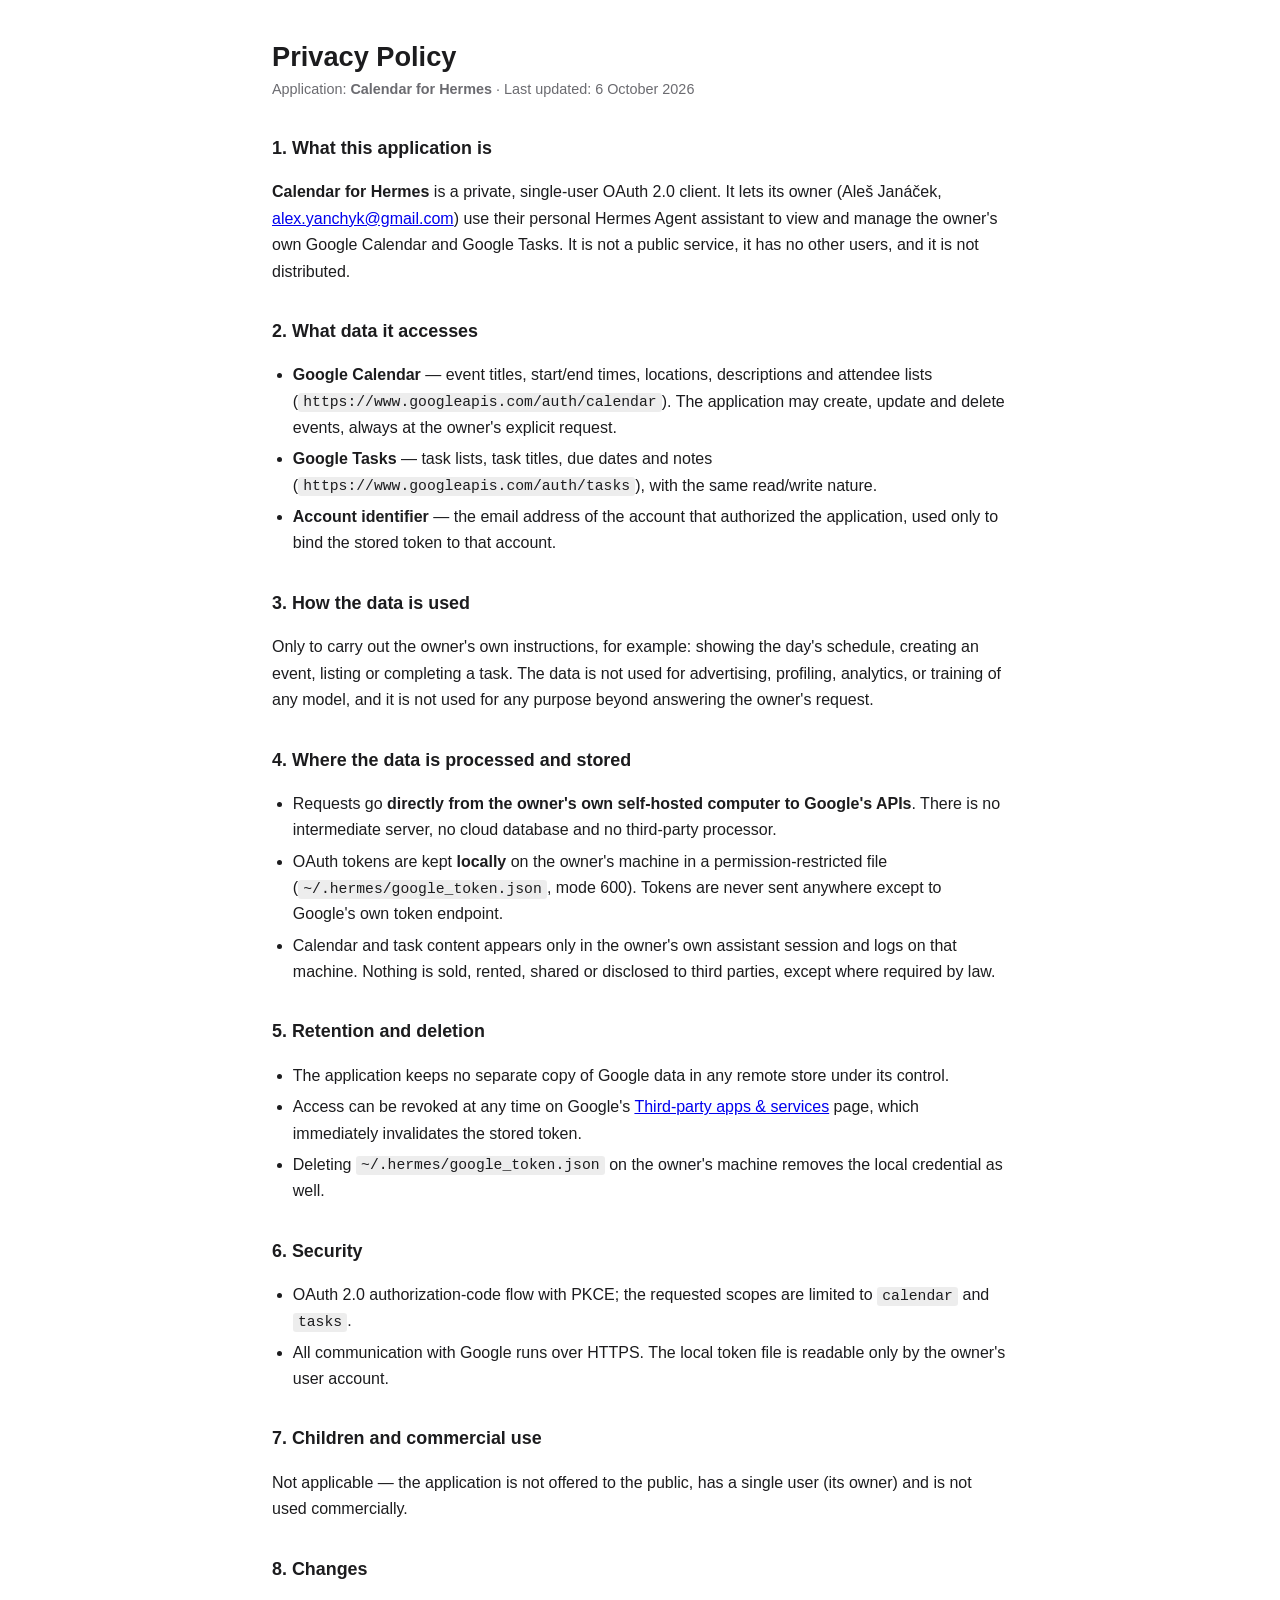
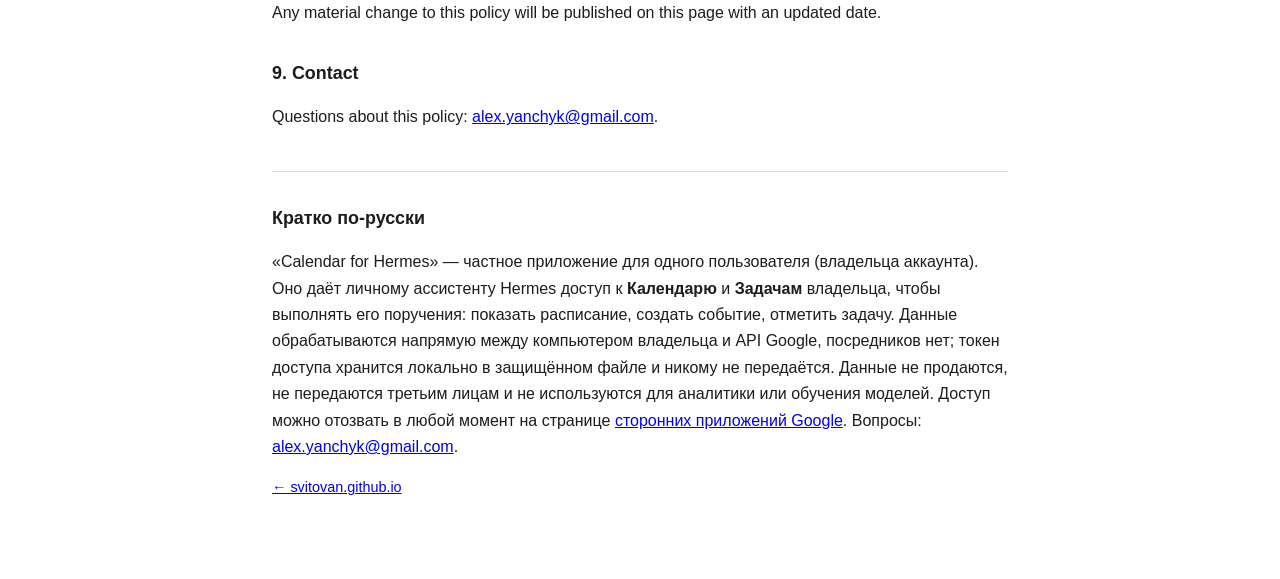
<file: privacy/index.html>
<!doctype html>
<html lang="en">
<head>
<meta charset="utf-8">
<meta name="viewport" content="width=device-width, initial-scale=1">
<title>Privacy Policy — Calendar for Hermes</title>
<meta name="robots" content="index, follow">
<style>
  :root { color-scheme: light dark; }
  body { margin: 0 auto; padding: 2.5rem 1.25rem 4rem; max-width: 46rem;
         font: 16px/1.65 -apple-system, BlinkMacSystemFont, "Segoe UI", Roboto, Helvetica, Arial, sans-serif;
         color: #1c1c1e; background: #fff; }
  @media (prefers-color-scheme: dark) { body { color: #e6e6e6; background: #141416; } a { color: #7ab8ff; } }
  h1 { font-size: 1.7rem; line-height: 1.25; margin: 0 0 .25rem; }
  h2 { font-size: 1.12rem; margin: 2rem 0 .5rem; }
  .updated { color: #6b6b70; font-size: .9rem; margin: 0 0 2rem; }
  ul { padding-left: 1.3rem; }
  li { margin: .3rem 0; }
  code { font-size: .92em; background: rgba(127,127,127,.14); padding: .1em .35em; border-radius: 3px; }
  hr { border: 0; border-top: 1px solid rgba(127,127,127,.3); margin: 2.5rem 0 1.5rem; }
  footer { color: #6b6b70; font-size: .9rem; }
</style>
</head>
<body>
<h1>Privacy Policy</h1>
<p class="updated">Application: <strong>Calendar for Hermes</strong> · Last updated: 6 October 2026</p>

<h2>1. What this application is</h2>
<p><strong>Calendar for Hermes</strong> is a private, single-user OAuth 2.0 client. It lets its owner
(Aleš Janáček, <a href="mailto:alex.yanchyk@gmail.com">alex.yanchyk@gmail.com</a>) use their personal
Hermes Agent assistant to view and manage the owner's own Google Calendar and Google Tasks.
It is not a public service, it has no other users, and it is not distributed.</p>

<h2>2. What data it accesses</h2>
<ul>
  <li><strong>Google Calendar</strong> — event titles, start/end times, locations, descriptions and attendee lists
      (<code>https://www.googleapis.com/auth/calendar</code>). The application may create, update and delete
      events, always at the owner's explicit request.</li>
  <li><strong>Google Tasks</strong> — task lists, task titles, due dates and notes
      (<code>https://www.googleapis.com/auth/tasks</code>), with the same read/write nature.</li>
  <li><strong>Account identifier</strong> — the email address of the account that authorized the application,
      used only to bind the stored token to that account.</li>
</ul>

<h2>3. How the data is used</h2>
<p>Only to carry out the owner's own instructions, for example: showing the day's schedule, creating an event,
listing or completing a task. The data is not used for advertising, profiling, analytics, or training of any model,
and it is not used for any purpose beyond answering the owner's request.</p>

<h2>4. Where the data is processed and stored</h2>
<ul>
  <li>Requests go <strong>directly from the owner's own self-hosted computer to Google's APIs</strong>.
      There is no intermediate server, no cloud database and no third-party processor.</li>
  <li>OAuth tokens are kept <strong>locally</strong> on the owner's machine in a permission-restricted file
      (<code>~/.hermes/google_token.json</code>, mode 600). Tokens are never sent anywhere except to Google's own
      token endpoint.</li>
  <li>Calendar and task content appears only in the owner's own assistant session and logs on that machine.
      Nothing is sold, rented, shared or disclosed to third parties, except where required by law.</li>
</ul>

<h2>5. Retention and deletion</h2>
<ul>
  <li>The application keeps no separate copy of Google data in any remote store under its control.</li>
  <li>Access can be revoked at any time on Google's
      <a href="https://myaccount.google.com/permissions">Third-party apps &amp; services</a> page, which immediately
      invalidates the stored token.</li>
  <li>Deleting <code>~/.hermes/google_token.json</code> on the owner's machine removes the local credential
      as well.</li>
</ul>

<h2>6. Security</h2>
<ul>
  <li>OAuth 2.0 authorization-code flow with PKCE; the requested scopes are limited to <code>calendar</code>
      and <code>tasks</code>.</li>
  <li>All communication with Google runs over HTTPS. The local token file is readable only by the owner's
      user account.</li>
</ul>

<h2>7. Children and commercial use</h2>
<p>Not applicable — the application is not offered to the public, has a single user (its owner) and is not used
commercially.</p>

<h2>8. Changes</h2>
<p>Any material change to this policy will be published on this page with an updated date.</p>

<h2>9. Contact</h2>
<p>Questions about this policy: <a href="mailto:alex.yanchyk@gmail.com">alex.yanchyk@gmail.com</a>.</p>

<hr>
<h2 lang="ru">Кратко по-русски</h2>
<p lang="ru">«Calendar for Hermes» — частное приложение для одного пользователя (владельца аккаунта). Оно даёт
личному ассистенту Hermes доступ к <strong>Календарю</strong> и <strong>Задачам</strong> владельца, чтобы выполнять
его поручения: показать расписание, создать событие, отметить задачу. Данные обрабатываются напрямую между
компьютером владельца и API Google, посредников нет; токен доступа хранится локально в защищённом файле
и никому не передаётся. Данные не продаются, не передаются третьим лицам и не используются для аналитики или
обучения моделей. Доступ можно отозвать в любой момент на странице
<a href="https://myaccount.google.com/permissions">сторонних приложений Google</a>.
Вопросы: <a href="mailto:alex.yanchyk@gmail.com">alex.yanchyk@gmail.com</a>.</p>

<footer>
  <p><a href="/">← svitovan.github.io</a></p>
</footer>
</body>
</html>
</file>
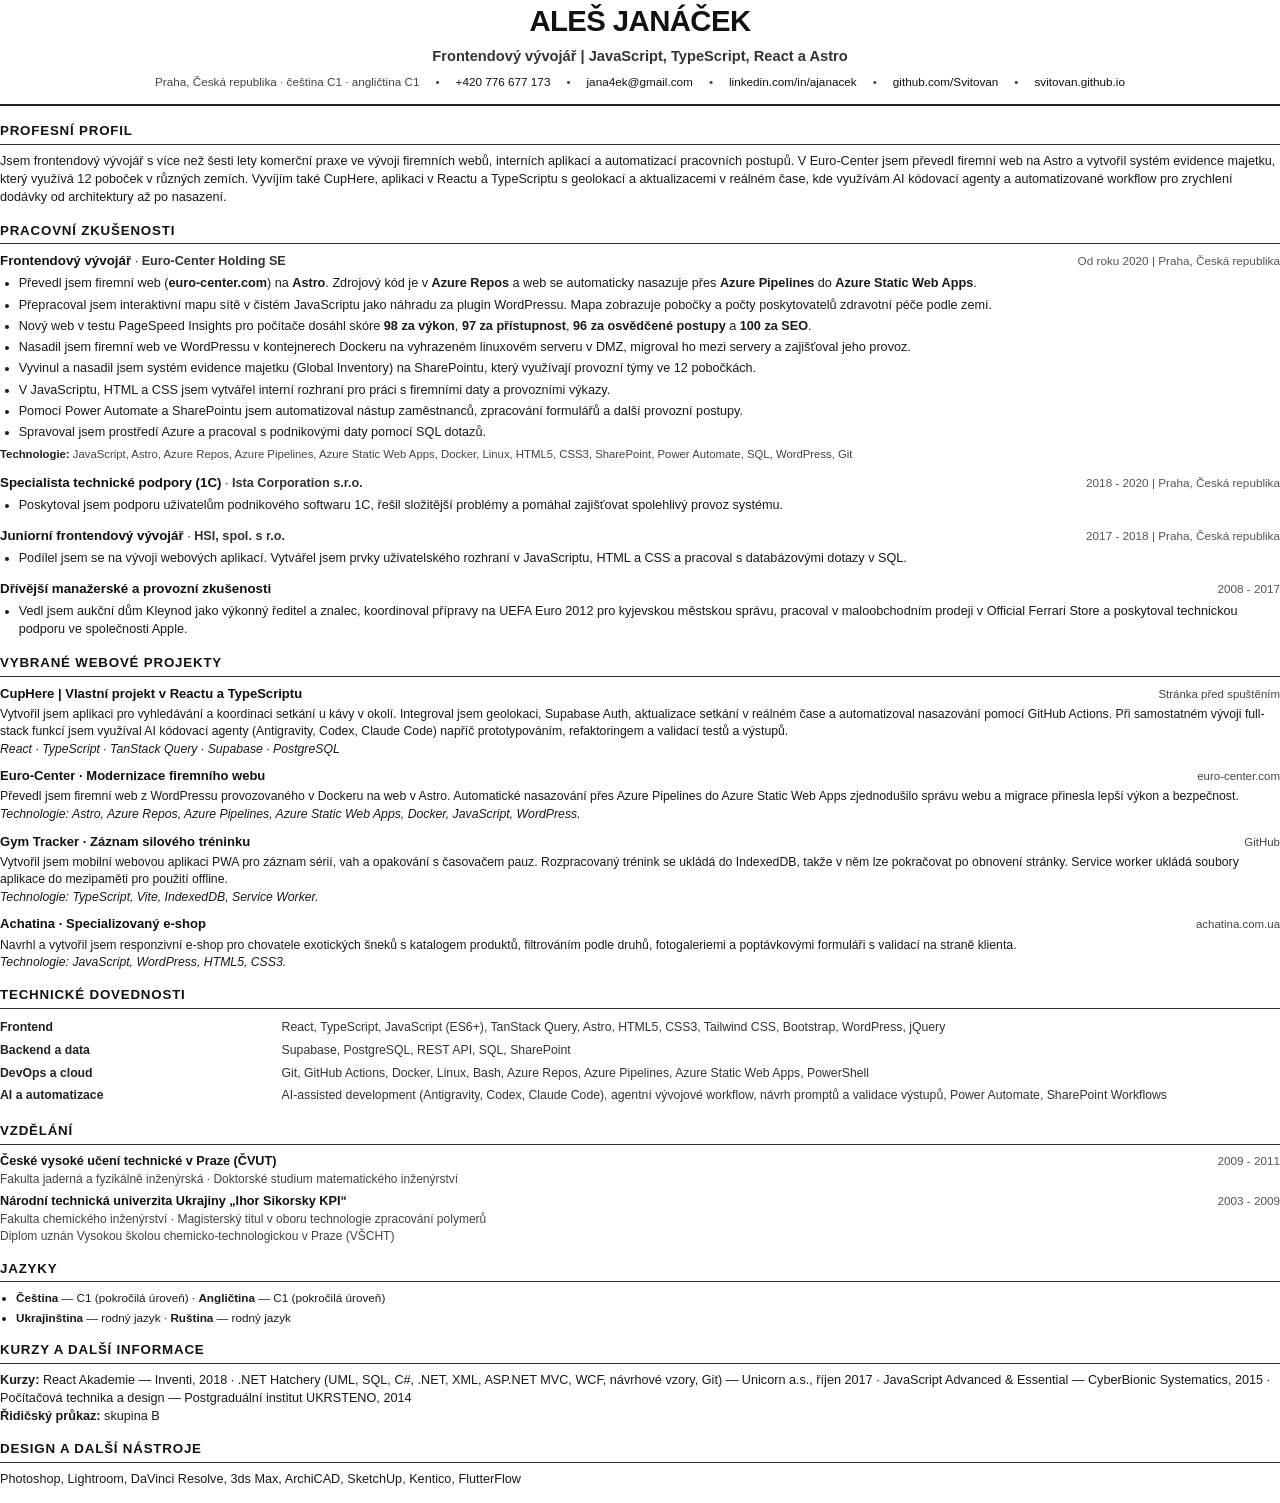
<file: cv-template-cs.html>
<!doctype html>
<html lang="cs">
<head>
  <meta charset="utf-8">
  <title>Životopis | Aleš Janáček</title>
  <link rel="stylesheet" href="cv-template.css">
</head>
<body>
  <header class="cv-header">
    <h1>Aleš Janáček</h1>
    <p class="headline">Frontendový vývojář | JavaScript, TypeScript, React a Astro</p>
    <div class="contact-bar">
      <span>Praha, Česká republika · čeština C1 · angličtina C1</span>
      <span>•</span>
      <a href="tel:+420776677173">+420 776 677 173</a>
      <span>•</span>
      <a href="mailto:jana4ek@gmail.com">jana4ek@gmail.com</a>
      <span>•</span>
      <a href="https://www.linkedin.com/in/ajanacek/">linkedin.com/in/ajanacek</a>
      <span>•</span>
      <a href="https://github.com/Svitovan">github.com/Svitovan</a>
      <span>•</span>
      <a href="https://svitovan.github.io/?lang=cs">svitovan.github.io</a>
    </div>
  </header>

  <section class="section">
    <h2 class="section-title">Profesní profil</h2>
    <p class="summary-text">Jsem frontendový vývojář s více než šesti lety komerční praxe ve vývoji firemních webů, interních aplikací a automatizací pracovních postupů. V Euro-Center jsem převedl firemní web na Astro a vytvořil systém evidence majetku, který využívá 12 poboček v různých zemích. Vyvíjím také CupHere, aplikaci v Reactu a TypeScriptu s geolokací a aktualizacemi v reálném čase, kde využívám AI kódovací agenty a automatizované workflow pro zrychlení dodávky od architektury až po nasazení.</p>
  </section>

  <section class="section">
    <h2 class="section-title">Pracovní zkušenosti</h2>

    <article class="job-block">
      <div class="job-header">
        <div>
          <span class="job-title">Frontendový vývojář</span> · <span class="job-company">Euro-Center Holding SE</span>
        </div>
        <div class="job-meta">Od roku 2020 | Praha, Česká republika</div>
      </div>
      <ul class="job-bullets">
        <li>Převedl jsem firemní web (<strong>euro-center.com</strong>) na <strong>Astro</strong>. Zdrojový kód je v <strong>Azure Repos</strong> a web se automaticky nasazuje přes <strong>Azure Pipelines</strong> do <strong>Azure Static Web Apps</strong>.</li>
        <li>Přepracoval jsem interaktivní mapu sítě v čistém JavaScriptu jako náhradu za plugin WordPressu. Mapa zobrazuje pobočky a počty poskytovatelů zdravotní péče podle zemí.</li>
        <li>Nový web v testu PageSpeed Insights pro počítače dosáhl skóre <strong>98 za výkon</strong>, <strong>97 za přístupnost</strong>, <strong>96 za osvědčené postupy</strong> a <strong>100 za SEO</strong>.</li>
        <li>Nasadil jsem firemní web ve WordPressu v kontejnerech Dockeru na vyhrazeném linuxovém serveru v DMZ, migroval ho mezi servery a zajišťoval jeho provoz.</li>
        <li>Vyvinul a nasadil jsem systém evidence majetku (Global Inventory) na SharePointu, který využívají provozní týmy ve 12 pobočkách.</li>
        <li>V JavaScriptu, HTML a CSS jsem vytvářel interní rozhraní pro práci s firemními daty a provozními výkazy.</li>
        <li>Pomocí Power Automate a SharePointu jsem automatizoval nástup zaměstnanců, zpracování formulářů a další provozní postupy.</li>
        <li>Spravoval jsem prostředí Azure a pracoval s podnikovými daty pomocí SQL dotazů.</li>
      </ul>
      <div class="job-tech">
        <strong>Technologie:</strong> JavaScript, Astro, Azure Repos, Azure Pipelines, Azure Static Web Apps, Docker, Linux, HTML5, CSS3, SharePoint, Power Automate, SQL, WordPress, Git
      </div>
    </article>

    <article class="job-block">
      <div class="job-header">
        <div>
          <span class="job-title">Specialista technické podpory (1C)</span> · <span class="job-company">Ista Corporation s.r.o.</span>
        </div>
        <div class="job-meta">2018 - 2020 | Praha, Česká republika</div>
      </div>
      <ul class="job-bullets">
        <li>Poskytoval jsem podporu uživatelům podnikového softwaru 1C, řešil složitější problémy a pomáhal zajišťovat spolehlivý provoz systému.</li>
      </ul>
    </article>

    <article class="job-block">
      <div class="job-header">
        <div>
          <span class="job-title">Juniorní frontendový vývojář</span> · <span class="job-company">HSI, spol. s r.o.</span>
        </div>
        <div class="job-meta">2017 - 2018 | Praha, Česká republika</div>
      </div>
      <ul class="job-bullets">
        <li>Podílel jsem se na vývoji webových aplikací. Vytvářel jsem prvky uživatelského rozhraní v JavaScriptu, HTML a CSS a pracoval s databázovými dotazy v SQL.</li>
      </ul>
    </article>

    <article class="job-block">
      <div class="job-header">
        <span class="job-title">Dřívější manažerské a provozní zkušenosti</span>
        <div class="job-meta">2008 - 2017</div>
      </div>
      <ul class="job-bullets">
        <li>Vedl jsem aukční dům Kleynod jako výkonný ředitel a znalec, koordinoval přípravy na UEFA Euro 2012 pro kyjevskou městskou správu, pracoval v maloobchodním prodeji v Official Ferrari Store a poskytoval technickou podporu ve společnosti Apple.</li>
      </ul>
    </article>
  </section>

  <section class="section">
    <h2 class="section-title">Vybrané webové projekty</h2>

    <article class="project-block">
      <div class="project-header">
        <span class="project-title">CupHere | Vlastní projekt v Reactu a TypeScriptu</span>
        <a class="project-link" href="https://cuphere.com">Stránka před spuštěním</a>
      </div>
      <p class="project-desc">
        Vytvořil jsem aplikaci pro vyhledávání a koordinaci setkání u kávy v okolí. Integroval jsem geolokaci, Supabase Auth, aktualizace setkání v reálném čase a automatizoval nasazování pomocí GitHub Actions. Při samostatném vývoji full-stack funkcí jsem využíval AI kódovací agenty (Antigravity, Codex, Claude Code) napříč prototypováním, refaktoringem a validací testů a výstupů.
        <br><em>React · TypeScript · TanStack Query · Supabase · PostgreSQL</em>
      </p>
    </article>
    <article class="project-block">
      <div class="project-header">
        <span class="project-title">Euro-Center · Modernizace firemního webu</span>
        <a class="project-link" href="https://www.euro-center.com">euro-center.com</a>
      </div>
      <p class="project-desc">
        Převedl jsem firemní web z WordPressu provozovaného v Dockeru na web v Astro. Automatické nasazování přes Azure Pipelines do Azure Static Web Apps zjednodušilo správu webu a migrace přinesla lepší výkon a bezpečnost.
        <br><em>Technologie: Astro, Azure Repos, Azure Pipelines, Azure Static Web Apps, Docker, JavaScript, WordPress.</em>
      </p>
    </article>


    <article class="project-block">
      <div class="project-header">
        <span class="project-title">Gym Tracker · Záznam silového tréninku</span>
        <a class="project-link" href="https://github.com/Svitovan/gym-tracker">GitHub</a>
      </div>
      <p class="project-desc">
        Vytvořil jsem mobilní webovou aplikaci PWA pro záznam sérií, vah a opakování s časovačem pauz. Rozpracovaný trénink se ukládá do IndexedDB, takže v něm lze pokračovat po obnovení stránky. Service worker ukládá soubory aplikace do mezipaměti pro použití offline.
        <br><em>Technologie: TypeScript, Vite, IndexedDB, Service Worker.</em>
      </p>
    </article>
    <article class="project-block">
      <div class="project-header">
        <span class="project-title">Achatina · Specializovaný e-shop</span>
        <a class="project-link" href="https://www.achatina.com.ua">achatina.com.ua</a>
      </div>
      <p class="project-desc">
        Navrhl a vytvořil jsem responzivní e-shop pro chovatele exotických šneků s katalogem produktů, filtrováním podle druhů, fotogaleriemi a poptávkovými formuláři s validací na straně klienta.
        <br><em>Technologie: JavaScript, WordPress, HTML5, CSS3.</em>
      </p>
    </article>
  </section>

  <section class="section">
    <h2 class="section-title">Technické dovednosti</h2>
    <table class="skills-table">
      <tr>
        <th class="cat" scope="row">Frontend</th>
        <td class="val">React, TypeScript, JavaScript (ES6+), TanStack Query, Astro, HTML5, CSS3, Tailwind CSS, Bootstrap, WordPress, jQuery</td>
      </tr>
      <tr>
        <th class="cat" scope="row">Backend a data</th>
        <td class="val">Supabase, PostgreSQL, REST API, SQL, SharePoint</td>
      </tr>
      <tr>
        <th class="cat" scope="row">DevOps a cloud</th>
        <td class="val">Git, GitHub Actions, Docker, Linux, Bash, Azure Repos, Azure Pipelines, Azure Static Web Apps, PowerShell</td>
      </tr>
      <tr>
        <th class="cat" scope="row">AI a automatizace</th>
        <td class="val">AI-assisted development (Antigravity, Codex, Claude Code), agentní vývojové workflow, návrh promptů a validace výstupů, Power Automate, SharePoint Workflows</td>
      </tr>
    </table>
  </section>

  <section class="section">
    <h2 class="section-title">Vzdělání</h2>
    <article class="edu-block">
      <div>
        <div class="edu-title">České vysoké učení technické v Praze (ČVUT)</div>
        <div class="edu-sub">Fakulta jaderná a fyzikálně inženýrská · Doktorské studium matematického inženýrství</div>
      </div>
      <div class="edu-meta">2009 - 2011</div>
    </article>
    <article class="edu-block">
      <div>
        <div class="edu-title">Národní technická univerzita Ukrajiny „Ihor Sikorsky KPI“</div>
        <div class="edu-sub">Fakulta chemického inženýrství · Magisterský titul v oboru technologie zpracování polymerů<br>Diplom uznán Vysokou školou chemicko-technologickou v Praze (VŠCHT)</div>
      </div>
      <div class="edu-meta">2003 - 2009</div>
    </article>
  </section>

  <section class="section">
    <h2 class="section-title">Jazyky</h2>
    <ul class="compact-list">
      <li><strong>Čeština</strong> — C1 (pokročilá úroveň) · <strong>Angličtina</strong> — C1 (pokročilá úroveň)</li>
      <li><strong>Ukrajinština</strong> — rodný jazyk · <strong>Ruština</strong> — rodný jazyk</li>
    </ul>
  </section>

  <section class="section">
    <h2 class="section-title">Kurzy a další informace</h2>
    <p class="summary-text"><strong>Kurzy:</strong> React Akademie — Inventi, 2018 · .NET Hatchery (UML, SQL, C#, .NET, XML, ASP.NET MVC, WCF, návrhové vzory, Git) — Unicorn a.s., říjen 2017 · JavaScript Advanced &amp; Essential — CyberBionic Systematics, 2015 · Počítačová technika a design — Postgraduální institut UKRSTENO, 2014</p>
    <p class="summary-text"><strong>Řidičský průkaz:</strong> skupina B</p>
  </section>
  <section class="section">
    <h2 class="section-title">Design a další nástroje</h2>
    <p class="summary-text">Photoshop, Lightroom, DaVinci Resolve, 3ds Max, ArchiCAD, SketchUp, Kentico, FlutterFlow</p>
  </section>
</body>
</html>
</file>
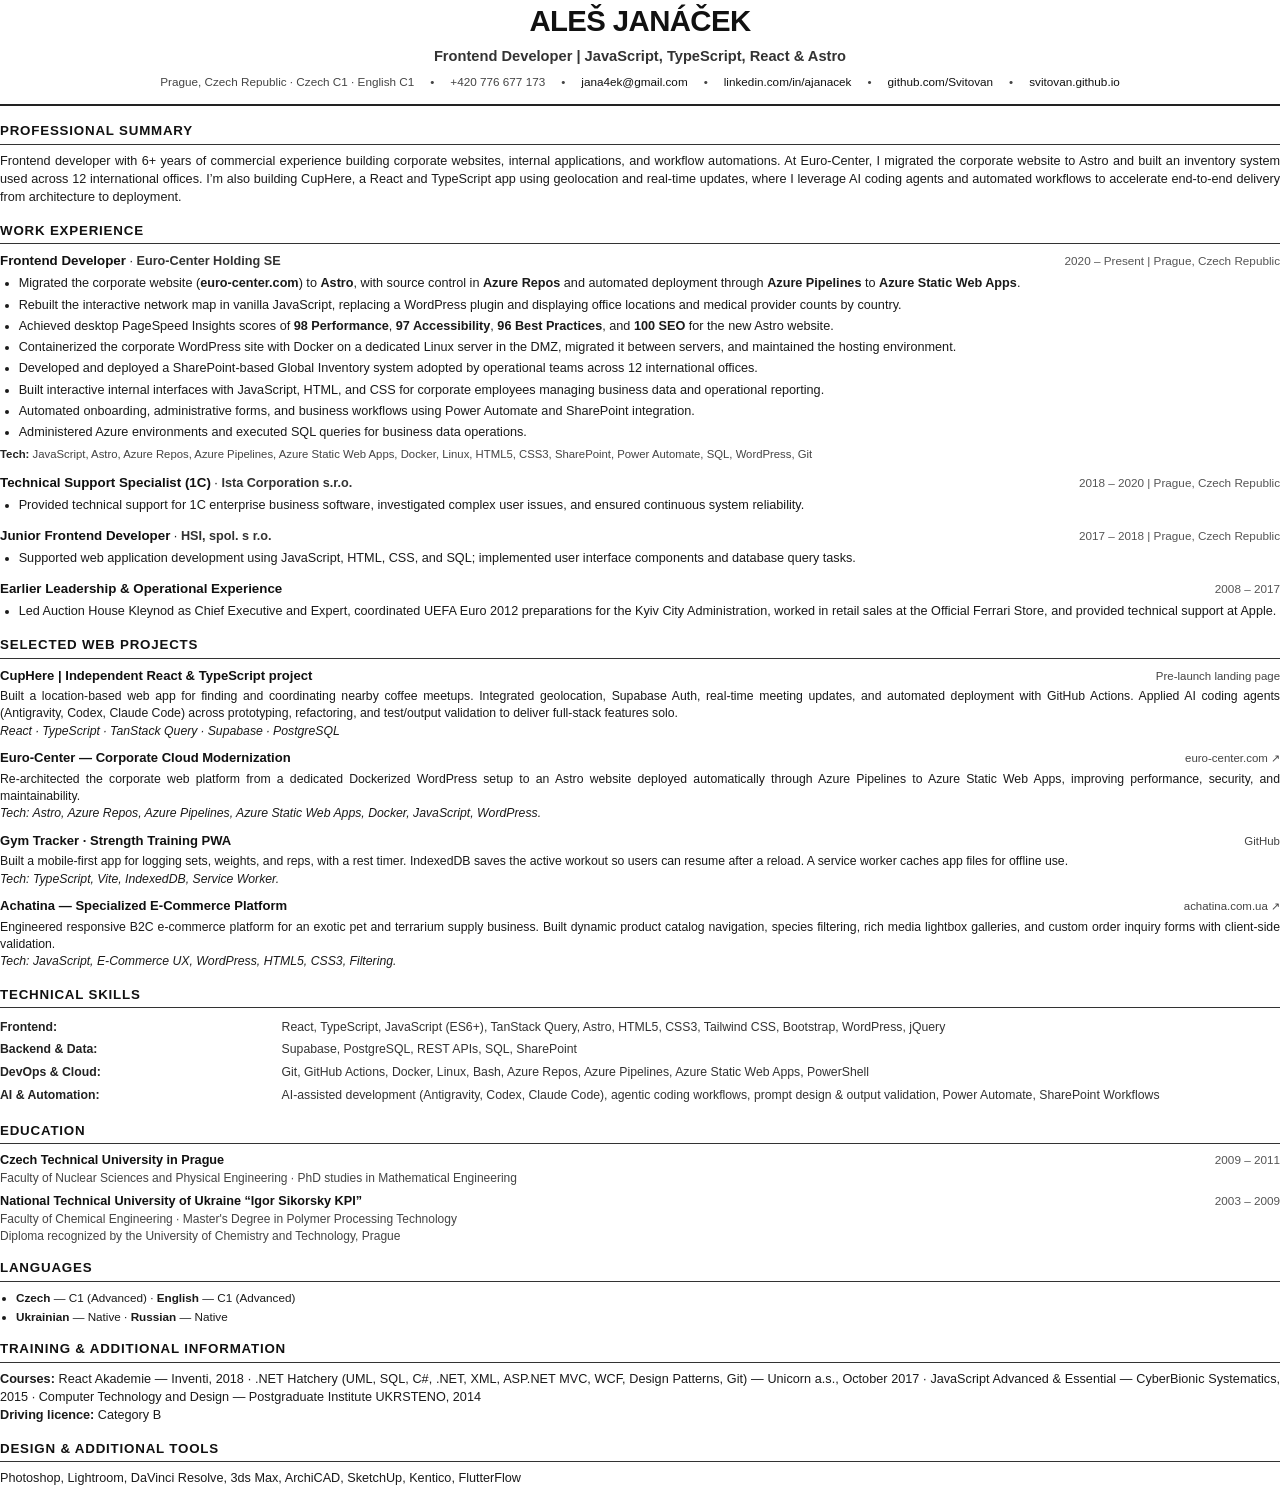
<file: cv-template.html>
<!doctype html>
<html lang="en">
<head>
<meta charset="utf-8">
<title>CV — Aleš Janáček</title>
<link rel="stylesheet" href="cv-template.css">
</head>
<body>

  <!-- Header -->
  <header class="cv-header">
    <h1>Aleš Janáček</h1>
    <div class="headline">Frontend Developer | JavaScript, TypeScript, React &amp; Astro</div>
    <div class="contact-bar">
      <span>Prague, Czech Republic · Czech C1 · English C1</span>
      <span>•</span>
      <span>+420 776 677 173</span>
      <span>•</span>
      <span><a href="mailto:jana4ek@gmail.com">jana4ek@gmail.com</a></span>
      <span>•</span>
      <span><a href="https://www.linkedin.com/in/ajanacek/">linkedin.com/in/ajanacek</a></span>
      <span>•</span>
      <span><a href="https://github.com/Svitovan">github.com/Svitovan</a></span>
      <span>•</span>
      <span><a href="https://svitovan.github.io">svitovan.github.io</a></span>
    </div>
  </header>

  <!-- Professional Summary -->
  <section class="section">
    <div class="section-title">Professional Summary</div>
    <p class="summary-text">
      Frontend developer with 6+ years of commercial experience building corporate websites, internal applications, and workflow automations. At Euro-Center, I migrated the corporate website to Astro and built an inventory system used across 12 international offices. I’m also building CupHere, a React and TypeScript app using geolocation and real-time updates, where I leverage AI coding agents and automated workflows to accelerate end-to-end delivery from architecture to deployment.
    </p>
  </section>

  <!-- Work Experience -->
  <section class="section">
    <div class="section-title">Work Experience</div>

    <article class="job-block">
      <div class="job-header">
        <div>
          <span class="job-title">Frontend Developer</span> · <span class="job-company">Euro-Center Holding SE</span>
        </div>
        <div class="job-meta">2020 – Present | Prague, Czech Republic</div>
      </div>
      <ul class="job-bullets">
        <li>Migrated the corporate website (<strong>euro-center.com</strong>) to <strong>Astro</strong>, with source control in <strong>Azure Repos</strong> and automated deployment through <strong>Azure Pipelines</strong> to <strong>Azure Static Web Apps</strong>.</li>
        <li>Rebuilt the interactive network map in vanilla JavaScript, replacing a WordPress plugin and displaying office locations and medical provider counts by country.</li>
        <li>Achieved desktop PageSpeed Insights scores of <strong>98 Performance</strong>, <strong>97 Accessibility</strong>, <strong>96 Best Practices</strong>, and <strong>100 SEO</strong> for the new Astro website.</li>
        <li>Containerized the corporate WordPress site with Docker on a dedicated Linux server in the DMZ, migrated it between servers, and maintained the hosting environment.</li>
        <li>Developed and deployed a SharePoint-based Global Inventory system adopted by operational teams across 12 international offices.</li>
        <li>Built interactive internal interfaces with JavaScript, HTML, and CSS for corporate employees managing business data and operational reporting.</li>
        <li>Automated onboarding, administrative forms, and business workflows using Power Automate and SharePoint integration.</li>
        <li>Administered Azure environments and executed SQL queries for business data operations.</li>
      </ul>
      <div class="job-tech">
        <strong>Tech:</strong> JavaScript, Astro, Azure Repos, Azure Pipelines, Azure Static Web Apps, Docker, Linux, HTML5, CSS3, SharePoint, Power Automate, SQL, WordPress, Git
      </div>
    </article>

    <article class="job-block">
      <div class="job-header">
        <div>
          <span class="job-title">Technical Support Specialist (1C)</span> · <span class="job-company">Ista Corporation s.r.o.</span>
        </div>
        <div class="job-meta">2018 – 2020 | Prague, Czech Republic</div>
      </div>
      <ul class="job-bullets">
        <li>Provided technical support for 1C enterprise business software, investigated complex user issues, and ensured continuous system reliability.</li>
      </ul>
    </article>

    <article class="job-block">
      <div class="job-header">
        <div>
          <span class="job-title">Junior Frontend Developer</span> · <span class="job-company">HSI, spol. s r.o.</span>
        </div>
        <div class="job-meta">2017 – 2018 | Prague, Czech Republic</div>
      </div>
      <ul class="job-bullets">
        <li>Supported web application development using JavaScript, HTML, CSS, and SQL; implemented user interface components and database query tasks.</li>
      </ul>
    </article>

    <article class="job-block">
      <div class="job-header">
        <div>
          <span class="job-title">Earlier Leadership &amp; Operational Experience</span>
        </div>
        <div class="job-meta">2008 – 2017</div>
      </div>
      <ul class="job-bullets">
        <li>Led Auction House Kleynod as Chief Executive and Expert, coordinated UEFA Euro 2012 preparations for the Kyiv City Administration, worked in retail sales at the Official Ferrari Store, and provided technical support at Apple.</li>
      </ul>
    </article>
  </section>

  <!-- Selected Web Projects -->
  <section class="section">
    <div class="section-title">Selected Web Projects</div>

    <div class="project-block">
      <div class="project-header">
        <span class="project-title">CupHere | Independent React &amp; TypeScript project</span>
        <a class="project-link" href="https://cuphere.com">Pre-launch landing page</a>
      </div>
      <p class="project-desc">
        Built a location-based web app for finding and coordinating nearby coffee meetups. Integrated geolocation, Supabase Auth, real-time meeting updates, and automated deployment with GitHub Actions. Applied AI coding agents (Antigravity, Codex, Claude Code) across prototyping, refactoring, and test/output validation to deliver full-stack features solo.
        <br><em>React · TypeScript · TanStack Query · Supabase · PostgreSQL</em>
      </p>
    </div>

    <div class="project-block">
      <div class="project-header">
        <span class="project-title">Euro-Center — Corporate Cloud Modernization</span>
        <a class="project-link" href="https://www.euro-center.com">euro-center.com ↗</a>
      </div>
      <p class="project-desc">
        Re-architected the corporate web platform from a dedicated Dockerized WordPress setup to an Astro website deployed automatically through Azure Pipelines to Azure Static Web Apps, improving performance, security, and maintainability.
        <br><em>Tech: Astro, Azure Repos, Azure Pipelines, Azure Static Web Apps, Docker, JavaScript, WordPress.</em>
      </p>
    </div>



    <div class="project-block">
      <div class="project-header">
        <span class="project-title">Gym Tracker · Strength Training PWA</span>
        <a class="project-link" href="https://github.com/Svitovan/gym-tracker">GitHub</a>
      </div>
      <p class="project-desc">
        Built a mobile-first app for logging sets, weights, and reps, with a rest timer. IndexedDB saves the active workout so users can resume after a reload. A service worker caches app files for offline use.
        <br><em>Tech: TypeScript, Vite, IndexedDB, Service Worker.</em>
      </p>
    </div>

    <div class="project-block">
      <div class="project-header">
        <span class="project-title">Achatina — Specialized E-Commerce Platform</span>
        <a class="project-link" href="https://www.achatina.com.ua">achatina.com.ua ↗</a>
      </div>
      <p class="project-desc">
        Engineered responsive B2C e-commerce platform for an exotic pet and terrarium supply business. Built dynamic product catalog navigation, species filtering, rich media lightbox galleries, and custom order inquiry forms with client-side validation.
        <br><em>Tech: JavaScript, E-Commerce UX, WordPress, HTML5, CSS3, Filtering.</em>
      </p>
    </div>
  </section>

  <!-- Technical Skills -->
  <section class="section">
    <div class="section-title">Technical Skills</div>
    <table class="skills-table">
      <tr>
        <td class="cat">Frontend:</td>
        <td class="val">React, TypeScript, JavaScript (ES6+), TanStack Query, Astro, HTML5, CSS3, Tailwind CSS, Bootstrap, WordPress, jQuery</td>
      </tr>
      <tr>
        <td class="cat">Backend &amp; Data:</td>
        <td class="val">Supabase, PostgreSQL, REST APIs, SQL, SharePoint</td>
      </tr>
      <tr>
        <td class="cat">DevOps &amp; Cloud:</td>
        <td class="val">Git, GitHub Actions, Docker, Linux, Bash, Azure Repos, Azure Pipelines, Azure Static Web Apps, PowerShell</td>
      </tr>
      <tr>
        <td class="cat">AI &amp; Automation:</td>
        <td class="val">AI-assisted development (Antigravity, Codex, Claude Code), agentic coding workflows, prompt design &amp; output validation, Power Automate, SharePoint Workflows</td>
      </tr>
    </table>
  </section>

  <!-- Education -->
  <section class="section">
    <div class="section-title">Education</div>
    <div class="edu-block">
      <div>
        <div class="edu-title">Czech Technical University in Prague</div>
        <div class="edu-sub">Faculty of Nuclear Sciences and Physical Engineering · PhD studies in Mathematical Engineering</div>
      </div>
      <div class="edu-meta">2009 – 2011</div>
    </div>
    <div class="edu-block">
      <div>
        <div class="edu-title">National Technical University of Ukraine “Igor Sikorsky KPI”</div>
        <div class="edu-sub">Faculty of Chemical Engineering · Master's Degree in Polymer Processing Technology<br>Diploma recognized by the University of Chemistry and Technology, Prague</div>
      </div>
      <div class="edu-meta">2003 – 2009</div>
    </div>
  </section>

  <section class="section">
    <h2 class="section-title">Languages</h2>
    <ul class="compact-list">
      <li><strong>Czech</strong> — C1 (Advanced) · <strong>English</strong> — C1 (Advanced)</li>
      <li><strong>Ukrainian</strong> — Native · <strong>Russian</strong> — Native</li>
    </ul>
  </section>

  <section class="section">
    <h2 class="section-title">Training &amp; Additional Information</h2>
    <p class="summary-text"><strong>Courses:</strong> React Akademie — Inventi, 2018 · .NET Hatchery (UML, SQL, C#, .NET, XML, ASP.NET MVC, WCF, Design Patterns, Git) — Unicorn a.s., October 2017 · JavaScript Advanced &amp; Essential — CyberBionic Systematics, 2015 · Computer Technology and Design — Postgraduate Institute UKRSTENO, 2014</p>
    <p class="summary-text"><strong>Driving licence:</strong> Category B</p>
  </section>

  <section class="section">
    <h2 class="section-title">Design &amp; Additional Tools</h2>
    <p class="summary-text">Photoshop, Lightroom, DaVinci Resolve, 3ds Max, ArchiCAD, SketchUp, Kentico, FlutterFlow</p>
  </section>
</body>
</html>
</file>
<file: style.css>
:root {
  --ink: #161313;
  --muted: #5e5454;
  --soft: #f8f5f3;
  --soft-hover: #f1ebe8;
  --line: #e6dedb;
  --accent: #a7192e;
  --accent-dark: #741122;
  --accent-light: #fbecee;
  --accent-pill: #fdf3f4;
  --white: #ffffff;
  --max-width: 1120px;
  --shadow: 0 12px 35px rgba(68, 23, 27, 0.08);
  --shadow-hover: 0 20px 50px rgba(68, 23, 27, 0.15);
  --radius: 0.75rem;
  --nav-bg: rgba(255, 255, 255, 0.94);
  --card-bg: #ffffff;
}

[data-theme="dark"] {
  --ink: #f5eded;
  --muted: #a69c9b;
  --soft: #120f10;
  --soft-hover: #1f191b;
  --line: #2d2426;
  --accent: #e54258;
  --accent-dark: #fca5b1;
  --accent-light: #2c1015;
  --accent-pill: #250d12;
  --white: #1a1617;
  --card-bg: #1a1617;
  --shadow: 0 12px 35px rgba(0, 0, 0, 0.45);
  --shadow-hover: 0 20px 50px rgba(0, 0, 0, 0.65);
  --nav-bg: rgba(18, 15, 16, 0.94);
}

@media (prefers-color-scheme: dark) {
  :root:not([data-theme="light"]) {
    --ink: #f5eded;
    --muted: #a69c9b;
    --soft: #120f10;
    --soft-hover: #1f191b;
    --line: #2d2426;
    --accent: #e54258;
    --accent-dark: #fca5b1;
    --accent-light: #2c1015;
    --accent-pill: #250d12;
    --white: #1a1617;
    --card-bg: #1a1617;
    --shadow: 0 12px 35px rgba(0, 0, 0, 0.45);
    --shadow-hover: 0 20px 50px rgba(0, 0, 0, 0.65);
    --nav-bg: rgba(18, 15, 16, 0.94);
  }
}

* {
  box-sizing: border-box;
}

html {
  scroll-behavior: smooth;
}

body {
  margin: 0;
  background: var(--soft);
  color: var(--ink);
  font-family: "Inter", ui-sans-serif, system-ui, -apple-system, BlinkMacSystemFont,
    "Segoe UI", Roboto, sans-serif;
  font-size: 16px;
  line-height: 1.65;
  -webkit-font-smoothing: antialiased;
  transition: background-color 0.25s ease, color 0.25s ease;
}

a {
  color: inherit;
}

a:focus-visible,
button:focus-visible {
  outline: 3px solid #e98c9b;
  outline-offset: 3px;
}

.container {
  width: min(calc(100% - 3rem), var(--max-width));
  margin-inline: auto;
}

/* ==========================================================================
   Profile Header
   ========================================================================== */

.profile-header {
  position: relative;
  padding: 3.5rem 0 4.25rem;
  overflow: hidden;
  background:
    radial-gradient(circle at 50% -10%, rgba(255, 255, 255, 0.2), transparent 36rem),
    linear-gradient(135deg, #440a15, #8a1327 50%, #c4384b);
  color: #ffffff;
  text-align: center;
}

[data-theme="dark"] .profile-header {
  background:
    radial-gradient(circle at 50% -10%, rgba(255, 255, 255, 0.1), transparent 36rem),
    linear-gradient(135deg, #200408, #590c19 50%, #851829);
}

.profile-header::after {
  position: absolute;
  right: -5rem;
  bottom: -7rem;
  width: 22rem;
  height: 22rem;
  border: 1px solid rgba(255, 255, 255, 0.12);
  border-radius: 50%;
  pointer-events: none;
  content: "";
}

.profile {
  position: relative;
  z-index: 1;
}

.profile-picture {
  display: inline-block;
  margin: 0 auto 1.75rem;
}

.profile-image {
  display: block;
  width: 176px;
  height: 176px;
  margin: 0 auto;
  border: 6px solid rgba(255, 255, 255, 0.95);
  border-radius: 50%;
  box-shadow: 0 1rem 2.5rem rgba(25, 0, 6, 0.35);
  object-fit: cover;
  object-position: center 26%;
  transition: transform 0.3s ease;
}

.profile-picture:hover .profile-image,
.profile-image:hover {
  transform: scale(1.02);
}

.profile-kicker,
.project-type {
  margin: 0 0 0.5rem;
  color: #f7bec6;
  font-size: 0.75rem;
  font-weight: 800;
  letter-spacing: 0.18em;
  text-transform: uppercase;
}

.profile h1 {
  margin: 0;
  font-size: clamp(2.8rem, 7vw, 5.25rem);
  font-weight: 800;
  letter-spacing: -0.06em;
  line-height: 1.05;
}

.profile-role {
  margin: 1.15rem auto 0.25rem;
  max-width: 44rem;
  font-size: clamp(1.05rem, 2.5vw, 1.25rem);
  font-weight: 600;
  color: #ffffff;
  letter-spacing: -0.01em;
}

.profile-location {
  margin: 0;
  color: #f9d8dc;
  font-size: 0.95rem;
}

/* ==========================================================================
   Profile Actions & Contact Links
   ========================================================================== */

.profile-links,
.profile-actions,
.contact-links {
  display: flex;
  flex-wrap: wrap;
  justify-content: center;
  align-items: center;
  gap: 0.65rem 0.85rem;
}

.profile-links {
  margin-top: 1.85rem;
}

.contact-item {
  display: inline-flex;
  align-items: center;
  gap: 0.5rem;
  padding: 0.45rem 1rem;
  border: 1px solid rgba(255, 255, 255, 0.25);
  border-radius: 999px;
  background: rgba(255, 255, 255, 0.12);
  color: #ffffff;
  font-size: 0.9rem;
  text-decoration: none;
  backdrop-filter: blur(8px);
  transition: all 0.2s ease;
  line-height: 1.2;
}

.contact-item:hover {
  background: rgba(255, 255, 255, 0.28);
  border-color: rgba(255, 255, 255, 0.5);
  transform: translateY(-1px);
}

.contact-item svg {
  flex-shrink: 0;
}

.profile-actions .contact-item {
  min-height: 2.75rem;
  justify-content: center;
  font-weight: 700;
}

.cv-download-btn {
  background: #ffffff;
  color: #741122;
  border-color: #ffffff;
  box-shadow: 0 4px 14px rgba(0, 0, 0, 0.15);
}

.cv-download-btn:hover {
  background: #fdf2f4;
  border-color: #ffffff;
}

/* ==========================================================================
   Sticky Page Navigation & Theme Switcher
   ========================================================================== */

.page-nav {
  position: sticky;
  z-index: 50;
  top: 0;
  border-bottom: 1px solid var(--line);
  background: var(--nav-bg);
  box-shadow: 0 0.25rem 1rem rgba(50, 28, 30, 0.04);
  backdrop-filter: blur(14px);
  transition: background-color 0.25s ease, border-color 0.25s ease;
}

.nav-inner {
  display: flex;
  justify-content: space-between;
  align-items: center;
  padding: 0.55rem 0;
}

.section-menu-toggle {
  display: none;
}

.nav-links {
  display: flex;
  align-items: center;
  gap: clamp(0.35rem, 2.5vw, 1.75rem);
  color: var(--muted);
  font-size: 0.88rem;
  font-weight: 700;
}

.nav-links a {
  padding: 0.35rem 0.85rem;
  border-radius: 999px;
  text-decoration: none;
  transition: all 0.2s ease;
}

.nav-links a:hover {
  color: var(--accent);
  background: rgba(167, 25, 46, 0.06);
}

[data-theme="dark"] .nav-links a:hover {
  background: rgba(229, 66, 88, 0.12);
}

.nav-links a.active {
  color: var(--accent);
  background: rgba(167, 25, 46, 0.1);
}

[data-theme="dark"] .nav-links a.active {
  background: rgba(229, 66, 88, 0.18);
}

.nav-controls {
  display: flex;
  align-items: center;
  gap: 0.65rem;
  flex-shrink: 0;
}

.lang-switch {
  display: inline-flex;
  align-items: center;
  background: var(--card-bg);
  border: 1px solid var(--line);
  border-radius: 999px;
  padding: 3px;
  gap: 2px;
  box-shadow: 0 1px 3px rgba(0, 0, 0, 0.04);
}

.lang-btn {
  background: transparent;
  border: none;
  color: var(--muted);
  font-family: inherit;
  font-size: 0.76rem;
  font-weight: 700;
  letter-spacing: 0.04em;
  padding: 0.32rem 0.65rem;
  border-radius: 999px;
  cursor: pointer;
  transition: all 0.2s cubic-bezier(0.16, 1, 0.3, 1);
  line-height: 1;
}

.lang-btn:hover {
  color: var(--accent);
}

.lang-btn.active {
  background: var(--accent);
  color: #ffffff;
  box-shadow: 0 2px 8px rgba(167, 25, 46, 0.28);
}

[data-theme="dark"] .lang-btn.active {
  background: var(--accent);
  color: #ffffff;
  box-shadow: 0 2px 8px rgba(229, 66, 88, 0.32);
}

.theme-toggle-btn {
  display: inline-flex;
  align-items: center;
  justify-content: center;
  width: 36px;
  height: 36px;
  padding: 0;
  border: 1px solid var(--line);
  background: var(--card-bg);
  color: var(--ink);
  border-radius: 50%;
  cursor: pointer;
  transition: all 0.2s ease;
  flex-shrink: 0;
}

.theme-toggle-btn:hover {
  color: var(--accent);
  border-color: var(--accent);
  transform: rotate(15deg) scale(1.05);
}

.theme-toggle-btn svg {
  width: 18px;
  height: 18px;
  fill: currentColor;
}

/* Light / Dark icon visibility */
.sun-icon {
  display: none;
}
.moon-icon {
  display: block;
}

[data-theme="dark"] .sun-icon {
  display: block;
}
[data-theme="dark"] .moon-icon {
  display: none;
}

/* ==========================================================================
   Content Sections Layout
   ========================================================================== */

.content {
  padding-top: 1.5rem;
}

.section {
  display: grid;
  grid-template-columns: 240px minmax(0, 1fr);
  gap: 3.5rem;
  padding: 4rem 0;
  border-bottom: 1px solid var(--line);
  scroll-margin-top: 4.5rem;
}

.section-label {
  align-self: start;
}

.section-label span {
  display: block;
  margin-bottom: 0.75rem;
  color: var(--accent);
  font-size: 0.8rem;
  font-weight: 800;
  letter-spacing: 0.16em;
}

.section h2 {
  max-width: 10ch;
  margin: 0;
  font-size: clamp(1.65rem, 3vw, 2.35rem);
  letter-spacing: -0.05em;
  line-height: 1.15;
}

.section-body {
  min-width: 0;
}

.section-body p:last-child,
.section-body ul:last-child {
  margin-bottom: 0;
}

.lead {
  max-width: 44rem;
  margin-bottom: 1.25rem;
  color: var(--accent-dark);
  font-size: 1.32rem;
  font-weight: 500;
  line-height: 1.45;
  letter-spacing: -0.015em;
}

/* ==========================================================================
   Skills Grid & Tag Pills
   ========================================================================== */

.skills-grid,
.details-grid {
  display: grid;
  grid-template-columns: repeat(2, minmax(0, 1fr));
  gap: 1.5rem;
}

.skill-group,
.details-grid > div {
  padding: 1.5rem;
  border: 1px solid var(--line);
  border-radius: var(--radius);
  background: var(--card-bg);
  box-shadow: 0 4px 16px rgba(45, 15, 20, 0.03);
  transition: background-color 0.25s ease, border-color 0.25s ease;
}

.section h3 {
  margin: 0 0 0.85rem;
  font-size: 1.08rem;
  font-weight: 700;
  line-height: 1.3;
}

.skill-badges {
  display: flex;
  flex-wrap: wrap;
  gap: 0.45rem;
}

.skill-badge {
  display: inline-flex;
  align-items: center;
  padding: 0.32rem 0.75rem;
  font-size: 0.84rem;
  font-weight: 500;
  background: var(--soft);
  color: var(--ink);
  border: 1px solid var(--line);
  border-radius: 6px;
  transition: all 0.2s ease;
}

.skill-badge:hover {
  background: var(--card-bg);
  border-color: var(--accent);
  color: var(--accent);
  transform: translateY(-1px);
}

.skill-badge.highlight {
  background: #fdf2f4;
  border-color: #f7cbd1;
  color: var(--accent-dark);
  font-weight: 600;
}

[data-theme="dark"] .skill-badge.highlight {
  background: #331016;
  border-color: #631924;
  color: #fca5b1;
}

.skill-badge.learning {
  background: #fef7ec;
  border-color: #fbd6a4;
  color: #8c5304;
  font-weight: 600;
}

[data-theme="dark"] .skill-badge.learning {
  background: #2b1c06;
  border-color: #5c3a0b;
  color: #fcd288;
}

.skill-badge.learning::before {
  content: "✦";
  font-size: 0.75rem;
  margin-right: 0.35rem;
  color: #b46b08;
}

/* ==========================================================================
   Timeline (Experience)
   ========================================================================== */

.timeline {
  position: relative;
}

.timeline::before {
  position: absolute;
  top: 0.6rem;
  bottom: 0.6rem;
  left: 0.25rem;
  width: 1px;
  background: var(--line);
  content: "";
}

.timeline-item {
  position: relative;
  padding: 0 0 2.5rem 2rem;
}

.timeline-item::before {
  position: absolute;
  top: 0.55rem;
  left: -0.05rem;
  width: 0.65rem;
  height: 0.65rem;
  border: 3px solid var(--soft);
  border-radius: 50%;
  background: var(--accent);
  box-shadow: 0 0 0 1px var(--accent);
  content: "";
}

.timeline-item:last-child {
  padding-bottom: 0;
}

.item-heading,
.education-item {
  display: flex;
  align-items: start;
  justify-content: space-between;
  gap: 1.5rem;
}

.item-heading h3,
.education-item h3 {
  margin-bottom: 0.2rem;
  font-size: 1.25rem;
  font-weight: 700;
}

.company {
  margin: 0;
  color: var(--accent);
  font-weight: 700;
}

.date {
  flex: 0 0 auto;
  margin: 0;
  color: var(--muted);
  font-size: 0.88rem;
  text-align: right;
}

.timeline-item ul {
  margin: 1rem 0;
  padding-left: 1.2rem;
}

.timeline-item li + li {
  margin-top: 0.6rem;
}

.tech-tag-list {
  display: flex;
  flex-wrap: wrap;
  align-items: center;
  gap: 0.4rem;
  margin-top: 1.2rem;
  font-size: 0.82rem;
}

.tech-tag-label {
  font-weight: 700;
  color: var(--ink);
  margin-right: 0.25rem;
}

.tech-tag {
  display: inline-block;
  padding: 0.18rem 0.55rem;
  background: #f7ede8;
  color: var(--accent-dark);
  border: 1px solid #ebd9d4;
  border-radius: 4px;
  font-weight: 600;
  font-size: 0.78rem;
}

[data-theme="dark"] .tech-tag {
  background: #281418;
  color: #fca5b1;
  border-color: #4a1f26;
}

/* ==========================================================================
   Project Cards & Interactive Browser Mockups
   ========================================================================== */

.project-grid {
  display: grid;
  grid-template-columns: repeat(2, minmax(0, 1fr));
  gap: 1.5rem;
}

.project-card {
  display: flex;
  flex-direction: column;
  justify-content: space-between;
  min-height: 20rem;
  padding: 1.75rem;
  scroll-margin-top: 5rem;
  border-radius: var(--radius);
  background: var(--card-bg);
  border: 1px solid var(--line);
  box-shadow: var(--shadow);
  transition: transform 0.25s ease, box-shadow 0.25s ease, border-color 0.25s ease, background-color 0.25s ease;
}

.project-preview {
  display: block;
  width: 100%;
  height: auto;
  margin-bottom: 1.25rem;
  border: 1px solid var(--line);
  border-radius: 8px;
}

.cuphere-preview {
  display: flex;
  align-items: center;
  justify-content: center;
  aspect-ratio: 960 / 589;
  margin-bottom: 1.25rem;
  border: 1px solid var(--line);
  border-radius: 8px;
  background: var(--card-bg);
}

.cuphere-preview img {
  display: block;
  width: min(45%, 144px);
  height: auto;
  border-radius: 18%;
}

.project-card:hover {
  transform: translateY(-4px);
  box-shadow: var(--shadow-hover);
  border-color: rgba(167, 25, 46, 0.35);
}

.browser-mockup-link {
  display: block;
  text-decoration: none;
  color: inherit;
  margin-bottom: 1.25rem;
}

/* Browser Window Mockup */
.browser-mockup {
  border: 1px solid var(--line);
  border-radius: 8px;
  overflow: hidden;
  background: var(--soft);
  box-shadow: 0 4px 14px rgba(0, 0, 0, 0.04);
  transition: transform 0.25s ease, box-shadow 0.25s ease, border-color 0.25s ease;
}

.browser-mockup-link:hover .browser-mockup {
  transform: translateY(-2px);
  box-shadow: 0 8px 24px rgba(68, 23, 27, 0.12);
  border-color: rgba(167, 25, 46, 0.35);
}

.browser-chrome {
  display: flex;
  align-items: center;
  justify-content: space-between;
  padding: 0.45rem 0.75rem;
  background: var(--soft-hover);
  border-bottom: 1px solid var(--line);
  font-size: 0.72rem;
}

.browser-dots {
  display: flex;
  gap: 5px;
}

.browser-dots .dot {
  width: 8px;
  height: 8px;
  border-radius: 50%;
  display: inline-block;
}
.browser-dots .dot.red { background: #ff5f56; }
.browser-dots .dot.yellow { background: #ffbd2e; }
.browser-dots .dot.green { background: #27c93f; }

.browser-address {
  display: inline-flex;
  align-items: center;
  gap: 5px;
  padding: 0.15rem 0.6rem;
  border-radius: 4px;
  background: var(--card-bg);
  border: 1px solid var(--line);
  color: var(--muted);
  font-family: monospace;
  font-size: 0.68rem;
}

.browser-badge {
  font-size: 0.65rem;
  font-weight: 700;
  color: var(--accent);
  text-transform: uppercase;
  letter-spacing: 0.05em;
}

.browser-screenshot-viewport {
  position: relative;
  overflow: hidden;
  width: 100%;
  height: 200px;
  background: var(--soft-hover);
}

.browser-screenshot {
  display: block;
  width: 100%;
  height: 100%;
  object-fit: cover;
  object-position: top center;
  transition: transform 0.4s cubic-bezier(0.2, 0, 0.2, 1), filter 0.3s ease;
}

.browser-mockup-link:hover .browser-screenshot {
  transform: scale(1.03);
}

.browser-hover-overlay {
  position: absolute;
  inset: 0;
  display: flex;
  align-items: center;
  justify-content: center;
  background: rgba(18, 15, 16, 0.45);
  backdrop-filter: blur(3px);
  opacity: 0;
  pointer-events: none;
  transition: opacity 0.25s ease;
}

.browser-hover-overlay span {
  display: inline-flex;
  align-items: center;
  gap: 0.35rem;
  padding: 0.4rem 0.9rem;
  border-radius: 999px;
  background: #ffffff;
  color: #161313;
  font-size: 0.76rem;
  font-weight: 700;
  box-shadow: 0 4px 14px rgba(0, 0, 0, 0.25);
  transform: translateY(6px);
  transition: transform 0.25s ease;
}

.browser-mockup-link:hover .browser-hover-overlay {
  opacity: 1;
}

.browser-mockup-link:hover .browser-hover-overlay span {
  transform: translateY(0);
}

.project-card .project-type {
  color: var(--accent);
}

.project-card h3 {
  margin-bottom: 0.5rem;
  font-size: 1.45rem;
  font-weight: 800;
  letter-spacing: -0.02em;
}

.project-card p:not(.project-type) {
  color: var(--muted);
}

.project-card .project-summary {
  font-size: 0.95rem;
  line-height: 1.6;
  margin-bottom: 1.25rem;
}

.project-footer {
  margin-top: 1.5rem;
  padding-top: 1.25rem;
  border-top: 1px solid var(--line);
}

.project-link {
  display: inline-flex;
  align-items: center;
  gap: 0.35rem;
  margin-top: 0.85rem;
  color: var(--accent);
  font-size: 0.92rem;
  font-weight: 700;
  text-decoration: underline;
  text-underline-offset: 0.25em;
  transition: opacity 0.15s ease;
}

.project-link:hover {
  text-decoration: none;
  opacity: 0.85;
}

.project-actions {
  display: flex;
  flex-wrap: wrap;
  align-items: center;
  gap: 0.5rem 0.85rem;
  margin-top: 0.85rem;
}

.project-actions .project-link {
  margin-top: 0;
}

.project-link--primary {
  min-height: 2.75rem;
  padding: 0.45rem 0.8rem;
  border-radius: 6px;
  background: var(--accent-dark);
  color: var(--card-bg);
  text-decoration: none;
}

/* ==========================================================================
   Education & Details
   ========================================================================== */

.education-list {
  display: grid;
  gap: 1.5rem;
}

.education-item {
  padding-bottom: 1.5rem;
  border-bottom: 1px solid var(--line);
}

.education-item:last-child {
  padding-bottom: 0;
  border-bottom: 0;
}

.education-item p:not(.date) {
  margin: 0;
  color: var(--muted);
}

.details-grid {
  align-items: start;
}

.wide-detail {
  grid-column: 1 / -1;
}

.details-grid p {
  margin: 0;
  color: var(--muted);
}

.details-grid a {
  color: var(--accent);
  text-decoration: underline;
  text-underline-offset: 0.2em;
}

.details-grid ul {
  display: grid;
  grid-template-columns: repeat(2, minmax(0, 1fr));
  gap: 0.6rem 2rem;
  margin: 0.85rem 0 0;
  padding-left: 1.2rem;
  color: var(--muted);
  font-size: 0.94rem;
}

/* ==========================================================================
   Site Footer
   ========================================================================== */

.site-footer {
  margin-top: 4.5rem;
  padding: 2.5rem 0;
  background: #25070e;
  color: #f1dce0;
  transition: background-color 0.25s ease;
}

[data-theme="dark"] .site-footer {
  background: #100407;
  border-top: 1px solid var(--line);
}

.footer-inner {
  display: flex;
  align-items: center;
  justify-content: space-between;
  gap: 1rem;
  font-size: 0.9rem;
}

.footer-inner p {
  margin: 0;
}

.footer-inner a {
  color: #ffffff;
  text-underline-offset: 0.25em;
}

/* ==========================================================================
   Interactive Toast Notification
   ========================================================================== */

.toast-notification {
  position: fixed;
  bottom: 2rem;
  left: 50%;
  transform: translate(-50%, 1rem);
  background: #191415;
  color: #ffffff;
  padding: 0.65rem 1.4rem;
  border-radius: 999px;
  font-size: 0.88rem;
  font-weight: 600;
  box-shadow: 0 10px 30px rgba(0, 0, 0, 0.25);
  opacity: 0;
  pointer-events: none;
  transition: all 0.25s cubic-bezier(0.16, 1, 0.3, 1);
  z-index: 1000;
  display: flex;
  align-items: center;
  gap: 0.5rem;
}

.toast-notification.active {
  opacity: 1;
  transform: translate(-50%, 0);
}

.toast-notification svg {
  width: 16px !important;
  height: 16px !important;
  fill: #54e38e !important;
}

/* ==========================================================================
   Responsive Breakpoints
   ========================================================================== */

@media (max-width: 760px) {
  .container {
    width: min(calc(100% - 2rem), var(--max-width));
  }

  .profile-header {
    padding: 1.5rem 0 1.65rem;
  }

  .profile-picture {
    margin-bottom: 0.9rem;
  }

  .profile-image {
    width: clamp(4.75rem, 22vw, 6rem);
    height: clamp(4.75rem, 22vw, 6rem);
    border-width: 4px;
  }

  .profile-kicker {
    display: none;
  }

  .profile-role {
    margin-top: 0.65rem;
    line-height: 1.45;
  }

  .profile-links,
  .profile-actions,
  .contact-links {
    gap: 0.5rem;
  }

  .profile-links {
    flex-direction: column;
    margin-top: 1rem;
  }

  .profile-actions .contact-item {
    padding-inline: 0.7rem;
    font-size: 0.875rem;
  }

  .contact-links .contact-item {
    padding: 0.35rem 0.65rem;
    font-size: 0.825rem;
  }

  .nav-inner {
    flex-wrap: wrap;
    gap: 0.5rem;
    padding: 0.35rem 0;
  }

  .nav-links {
    flex-wrap: wrap;
    gap: 0.25rem;
  }

  .section-menu-toggle:not([hidden]) {
    display: inline-flex;
    align-items: center;
    gap: 0.6rem;
    min-height: 2.75rem;
    padding: 0.4rem 0.85rem;
    border: 1px solid var(--line);
    border-radius: 999px;
    background: var(--card-bg);
    color: var(--ink);
    font: inherit;
    font-size: 0.88rem;
    font-weight: 700;
    cursor: pointer;
  }

  .section-menu-toggle::after {
    content: "";
    width: 0.4rem;
    height: 0.4rem;
    border: solid currentColor;
    border-width: 0 2px 2px 0;
    transform: rotate(45deg);
  }

  .section-menu-toggle[aria-expanded="true"]::after {
    transform: rotate(225deg);
  }

  .section-menu-toggle:not([hidden]) + .nav-links {
    position: absolute;
    inset: 100% 1rem auto;
    display: grid;
    grid-template-columns: repeat(2, minmax(0, 1fr));
    padding: 0.5rem;
    border: 1px solid var(--line);
    border-radius: var(--radius);
    background: var(--card-bg);
    box-shadow: var(--shadow);
  }

  .section-menu-toggle:not([hidden])[aria-expanded="false"] + .nav-links {
    display: none;
  }

  .section-menu-toggle:not([hidden]) + .nav-links a {
    padding-block: 0.65rem;
  }

  .section {
    display: block;
    padding: 3rem 0;
  }

  .section-label {
    margin-bottom: 1.5rem;
  }

  .section h2 {
    max-width: none;
  }

  .skills-grid,
  .details-grid {
    grid-template-columns: 1fr;
  }

  .project-grid {
    grid-template-columns: minmax(0, 1fr);
  }

  .wide-detail {
    grid-column: auto;
  }

  .details-grid ul {
    grid-template-columns: 1fr;
  }

  .item-heading,
  .education-item,
  .footer-inner {
    display: block;
  }

  .date {
    margin-top: 0.4rem;
    text-align: left;
  }

  .footer-inner a {
    display: inline-block;
    margin-top: 0.5rem;
  }
}

@media (max-width: 360px) {
  .profile-actions .contact-item {
    padding-inline: 0.6rem;
  }

  .profile-actions svg {
    display: none;
  }

  .project-card {
    padding: 1rem;
  }
}

/* ==========================================================================
   Print Styles (Optimized for clean A4 printing / PDF export)
   ========================================================================== */

@media print {
  :root {
    --soft: #ffffff;
    --ink: #111111;
    --muted: #444444;
    --line: #dddddd;
  }

  body {
    font-size: 10pt;
    line-height: 1.5;
    background: #ffffff;
    color: #111111;
  }

  .page-nav,
  .profile-actions,
  .theme-toggle-btn,
  .browser-mockup,
  .browser-mockup-link,
  .project-preview,
  .toast-notification,
  .site-footer {
    display: none !important;
  }

  .profile-header {
    padding: 1.25rem 0;
    background: #ffffff !important;
    color: #111111 !important;
    border-bottom: 2px solid #111111;
    text-align: left;
  }

  .profile-header::after {
    display: none !important;
  }

  .profile {
    display: flex;
    flex-direction: row-reverse;
    justify-content: space-between;
    align-items: center;
  }

  .profile-image {
    width: 90px;
    height: 90px;
    margin: 0;
    border: 1px solid #cccccc;
    box-shadow: none;
  }

  .profile-kicker {
    display: block;
    color: #666666 !important;
    font-size: 0.7rem;
  }

  .profile h1 {
    font-size: 2rem;
    color: #111111;
  }

  .profile-role {
    font-size: 1.05rem;
    color: #333333;
    margin: 0.4rem 0;
  }

  .profile-location {
    color: #555555;
    font-size: 0.85rem;
  }

  .profile-links {
    margin-top: 0.75rem;
    align-items: flex-start;
  }

  .contact-links {
    justify-content: flex-start;
    gap: 0.5rem;
  }

  .contact-item {
    border: 1px solid #cccccc !important;
    background: #ffffff !important;
    color: #111111 !important;
    padding: 0.2rem 0.6rem !important;
    font-size: 0.8rem !important;
  }

  .contact-item svg {
    display: none !important;
  }

  .section {
    display: block;
    padding: 1.25rem 0;
    border-bottom: 1px solid #eeeeee;
    break-inside: avoid;
  }

  .section-label {
    margin-bottom: 0.5rem;
  }

  .section-label span {
    display: inline;
    margin-right: 0.5rem;
    color: #666666;
  }

  .section h2 {
    display: inline;
    font-size: 1.3rem;
  }

  .lead {
    font-size: 1.05rem;
    color: #111111;
    margin-bottom: 0.5rem;
  }

  .skills-grid,
  .project-grid {
    grid-template-columns: 1fr 1fr;
    gap: 0.75rem;
  }

  .skill-group,
  .project-card {
    box-shadow: none !important;
    border: 1px solid #dddddd;
    padding: 0.75rem;
    min-height: auto;
  }

  .project-card h3 {
    font-size: 1.1rem;
  }

  .timeline-item {
    padding: 0 0 1.25rem 1.5rem;
    break-inside: avoid;
  }
}
</file>
<file: cv-template.css>
@page {
  size: A4;
  margin: 14mm 16mm 14mm 16mm;
}

* {
  box-sizing: border-box;
}

body {
  font-family: -apple-system, BlinkMacSystemFont, "Segoe UI", Roboto, Helvetica, Arial, sans-serif;
  font-size: 9.5pt;
  line-height: 1.42;
  color: #1a1a1a;
  background: #ffffff;
  margin: 0;
  padding: 0;
}

/* Header */
.cv-header {
  text-align: center;
  border-bottom: 2px solid #222;
  padding-bottom: 10pt;
  margin-bottom: 12pt;
}

.cv-header h1 {
  font-size: 22pt;
  font-weight: 800;
  margin: 0 0 3pt;
  letter-spacing: -0.02em;
  color: #111;
  text-transform: uppercase;
}

.cv-header .headline {
  font-size: 11pt;
  font-weight: 600;
  color: #333;
  margin: 0 0 6pt;
}

.contact-bar {
  font-size: 8.8pt;
  color: #444;
  display: flex;
  flex-wrap: wrap;
  justify-content: center;
  gap: 4pt 12pt;
}

.contact-bar a {
  color: #111;
  text-decoration: none;
}

/* Section Styles */
.section {
  margin-bottom: 11pt;
  break-inside: auto;
}

.section-title {
  break-after: avoid;
  font-size: 10pt;
  font-weight: 700;
  text-transform: uppercase;
  letter-spacing: 0.06em;
  color: #111;
  border-bottom: 1px solid #333;
  padding-bottom: 2pt;
  margin: 0 0 6pt;
}

/* Summary */
.summary-text {
  margin: 0;
  text-align: justify;
}

/* Skills */
.skills-table {
  width: 100%;
  border-collapse: collapse;
}

.skills-table td,
.skills-table th {
  padding: 2pt 0;
  vertical-align: top;
  font-size: 9.2pt;
  text-align: left;
}

.skills-table .cat {
  width: 22%;
  font-weight: 700;
  color: #222;
}

.skills-table .val {
  width: 78%;
  color: #333;
}

/* Experience & Jobs */
.job-block {
  margin-bottom: 9pt;
  break-inside: avoid;
}

.job-header {
  display: flex;
  justify-content: space-between;
  align-items: baseline;
  margin-bottom: 2pt;
}

.job-title {
  font-size: 10pt;
  font-weight: 700;
  color: #111;
}

.job-company {
  font-weight: 600;
  color: #333;
}

.job-meta {
  font-size: 8.8pt;
  font-weight: 500;
  color: #555;
  text-align: right;
  white-space: nowrap;
}

.job-bullets {
  margin: 3pt 0 0;
  padding-left: 14pt;
}

.job-bullets li {
  margin-bottom: 2.5pt;
  text-align: justify;
}

.job-tech {
  font-size: 8.5pt;
  color: #444;
  margin-top: 3pt;
}

.job-tech strong {
  color: #222;
}

/* Projects */
.project-block {
  margin-bottom: 7pt;
  break-inside: avoid;
}

.project-header {
  display: flex;
  justify-content: space-between;
  align-items: baseline;
}

.project-title {
  font-size: 9.8pt;
  font-weight: 700;
  color: #111;
}

.project-link {
  font-size: 8.6pt;
  color: #444;
  text-decoration: none;
}

.project-desc {
  margin: 2pt 0 0;
  font-size: 9.2pt;
  text-align: justify;
}

/* Education */
.edu-block {
  display: flex;
  justify-content: space-between;
  align-items: baseline;
  margin-bottom: 4pt;
  break-inside: avoid;
}

.edu-title {
  font-size: 9.5pt;
  font-weight: 700;
  color: #111;
}

.edu-sub {
  font-size: 9pt;
  color: #444;
}

.edu-meta {
  font-size: 8.8pt;
  color: #555;
  text-align: right;
  white-space: nowrap;
}

.compact-list {
  margin: 0;
  padding-left: 12pt;
  font-size: 8.8pt;
}

.compact-list li {
  margin-bottom: 2pt;
}

html[lang="cs"] :is(.summary-text, .job-bullets li, .project-desc) {
  text-align: left;
}
</file>
